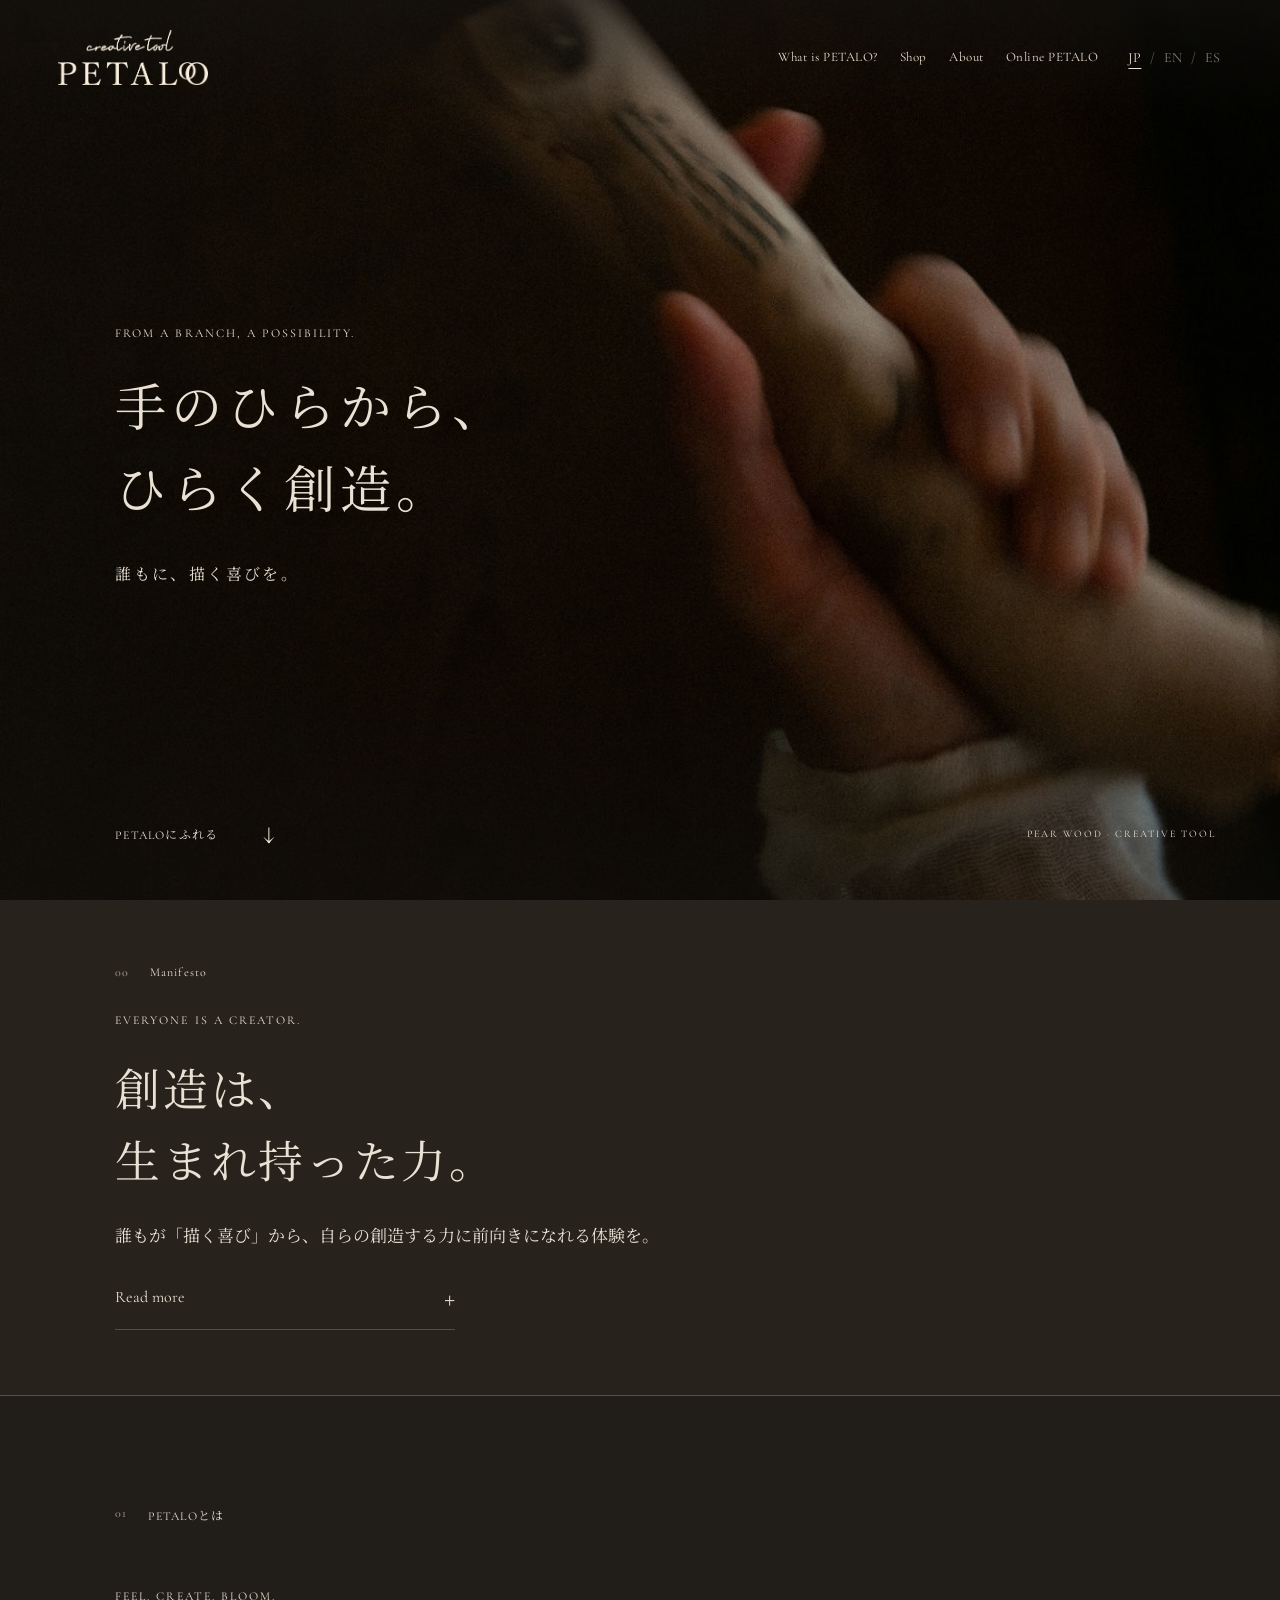
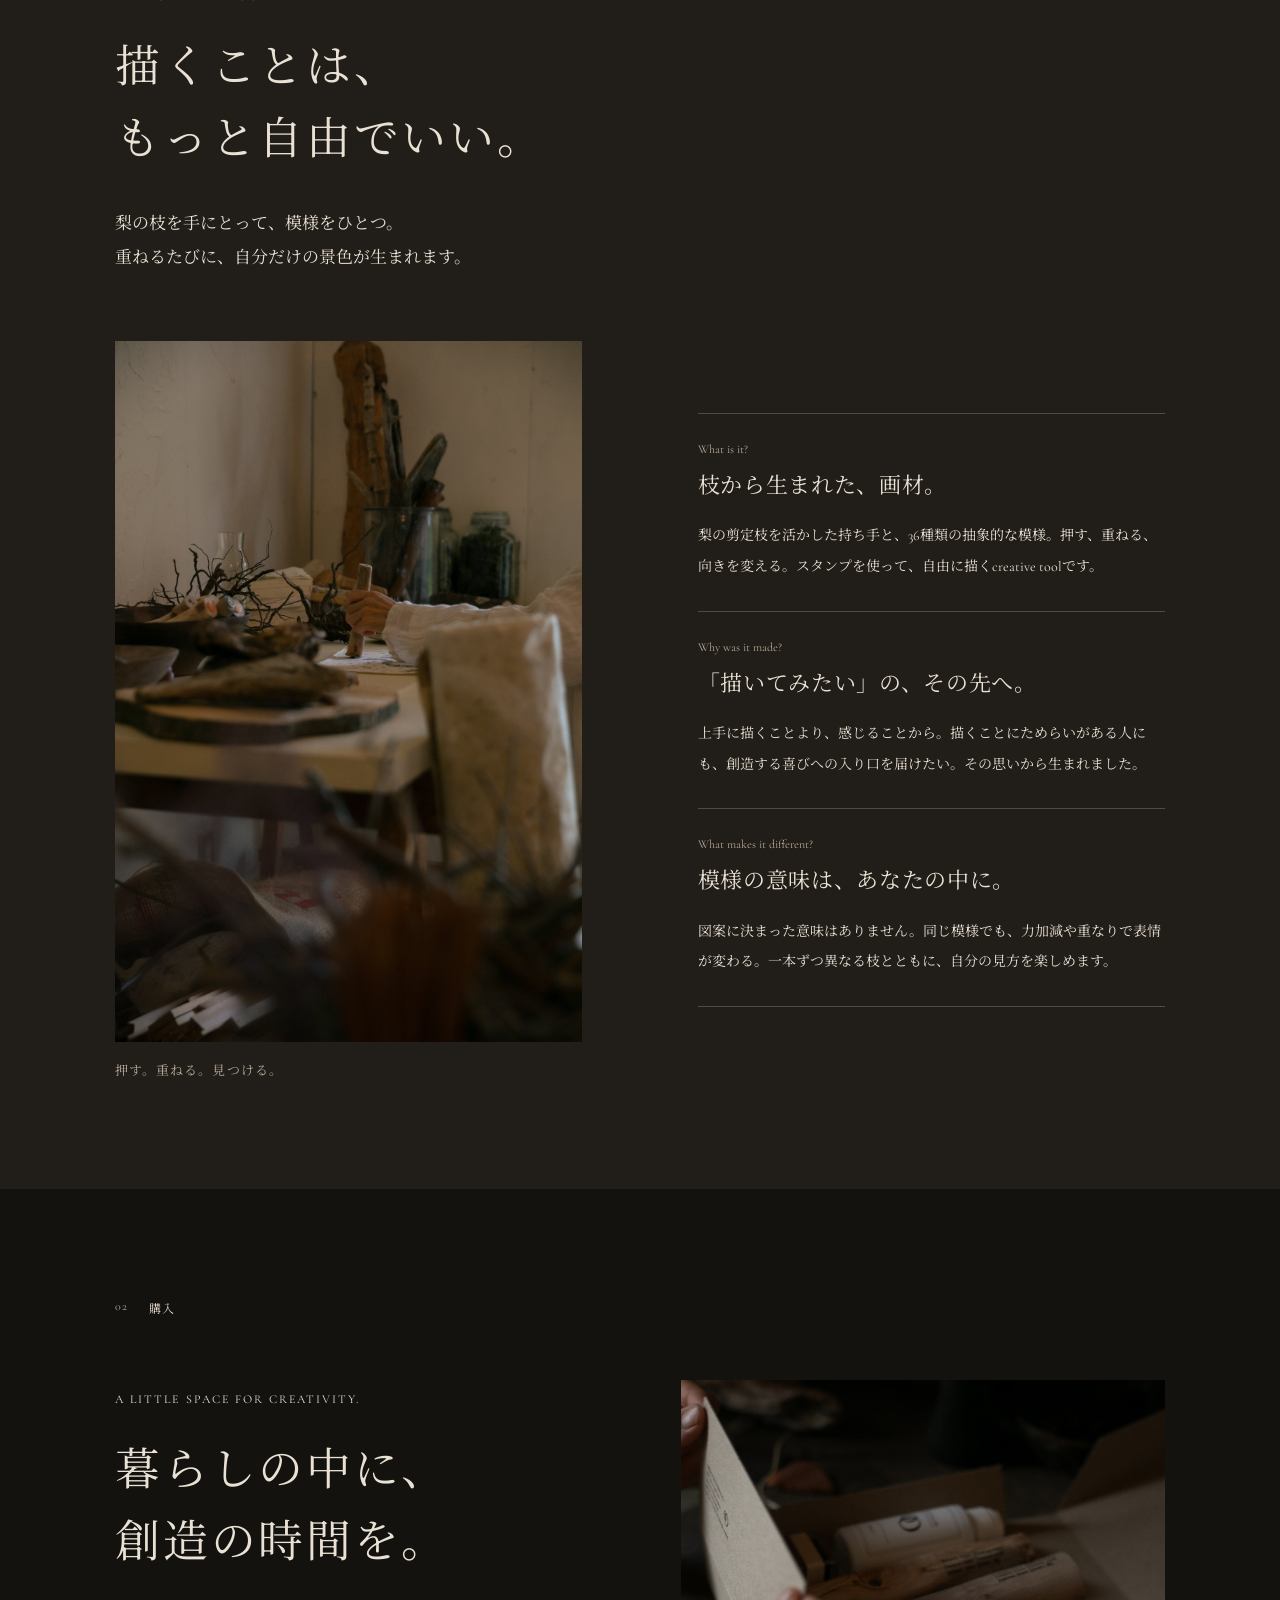
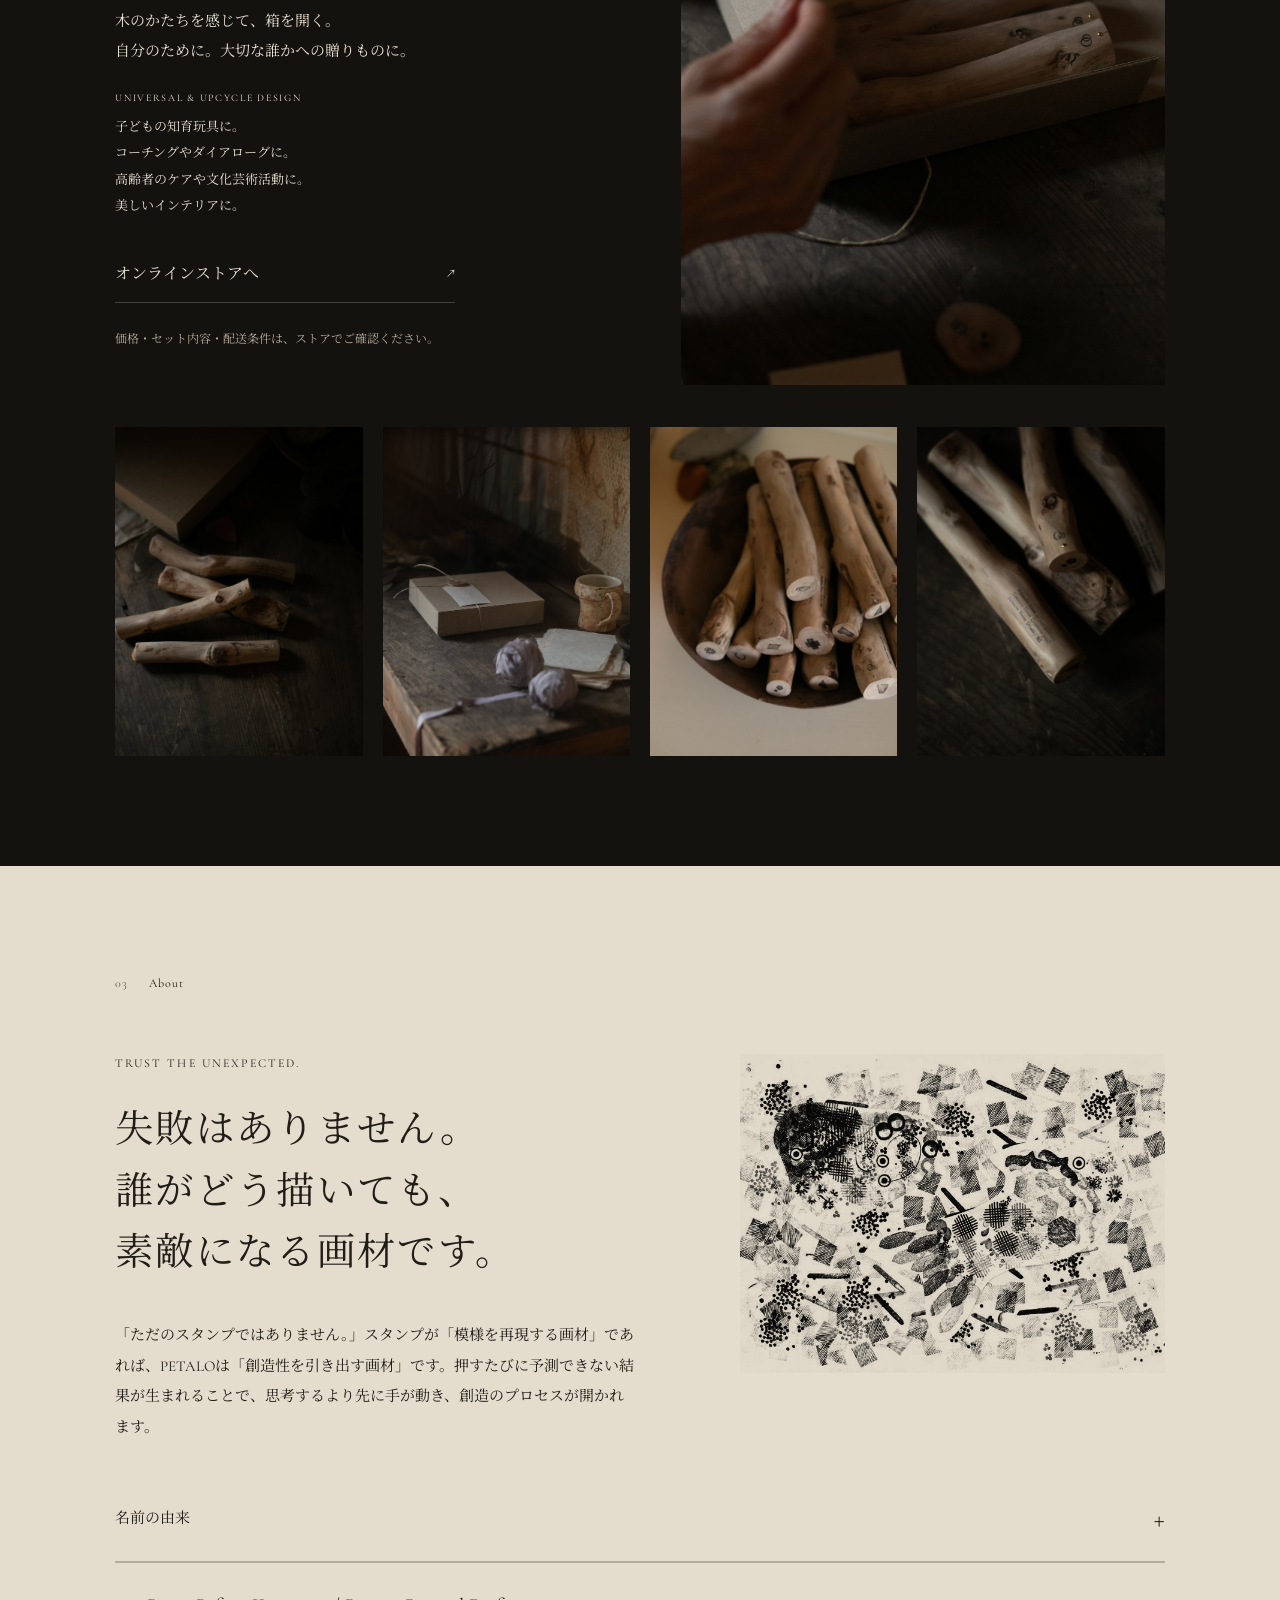
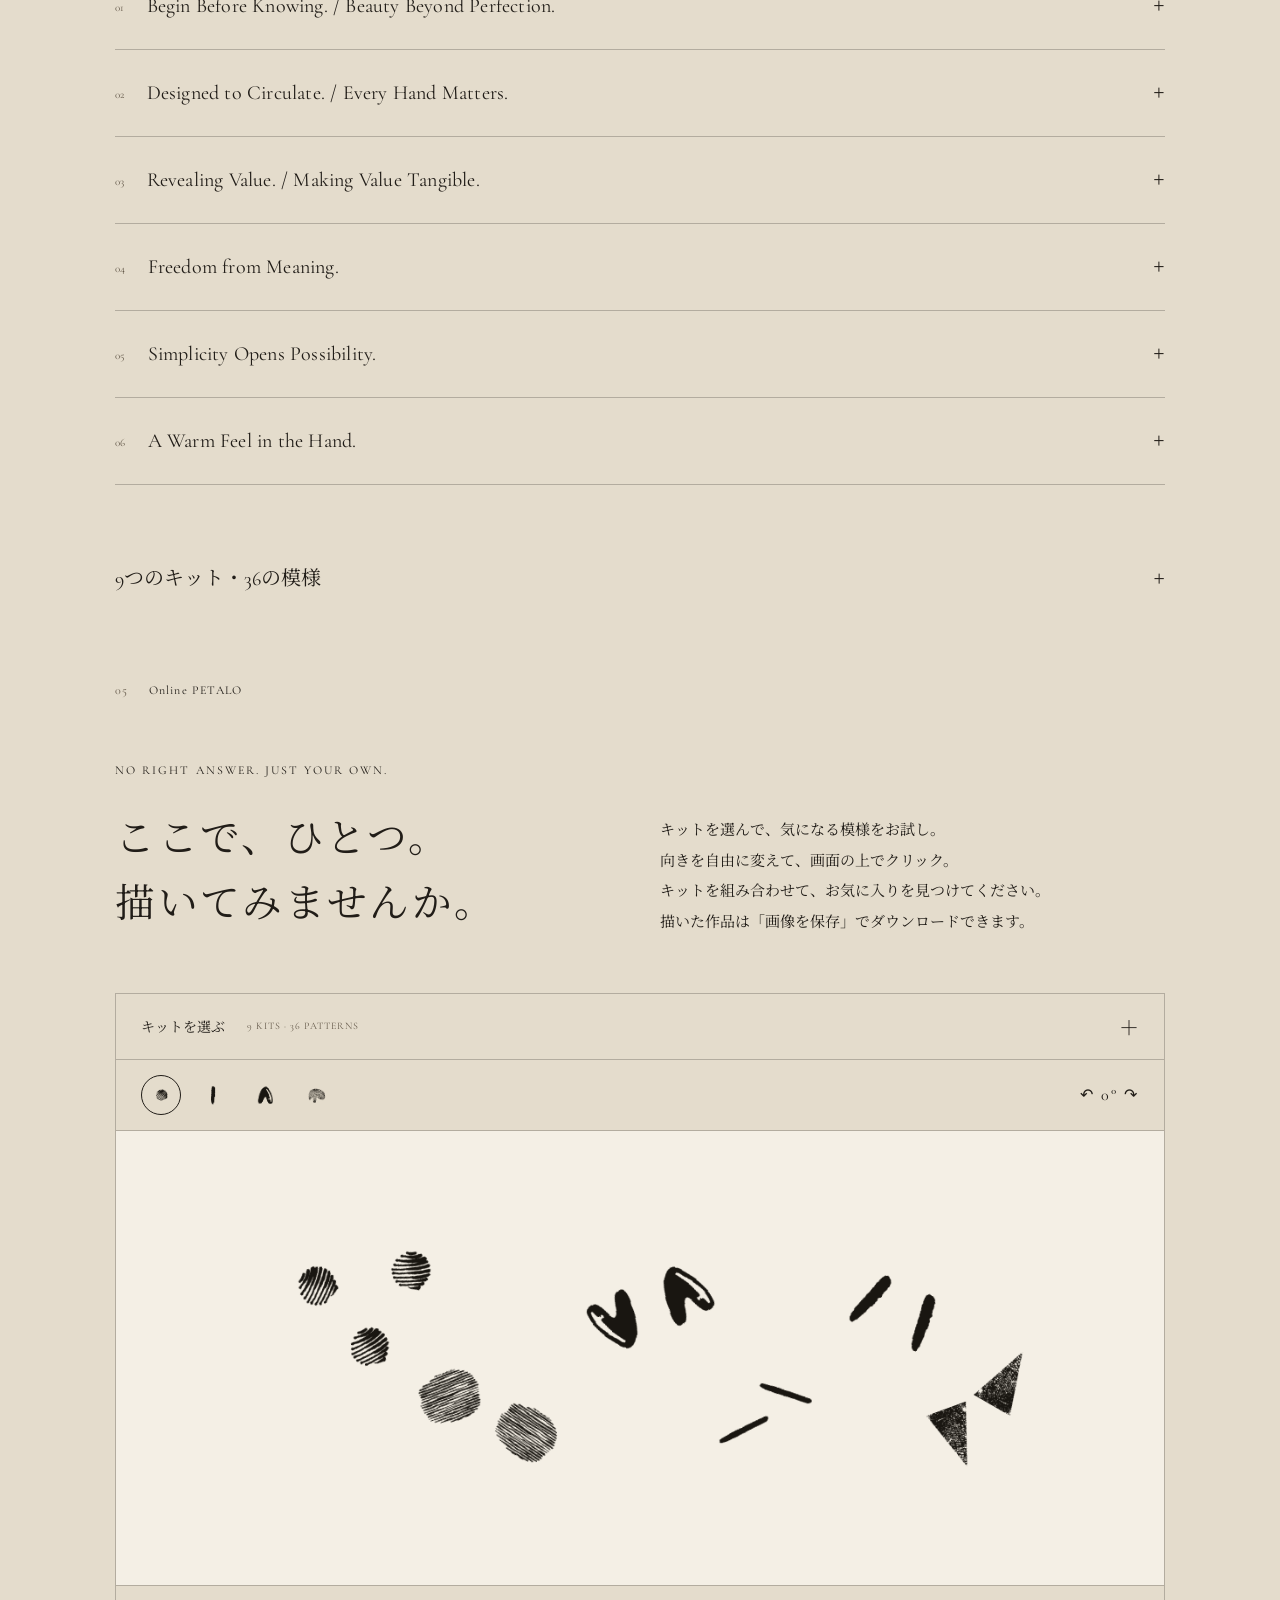
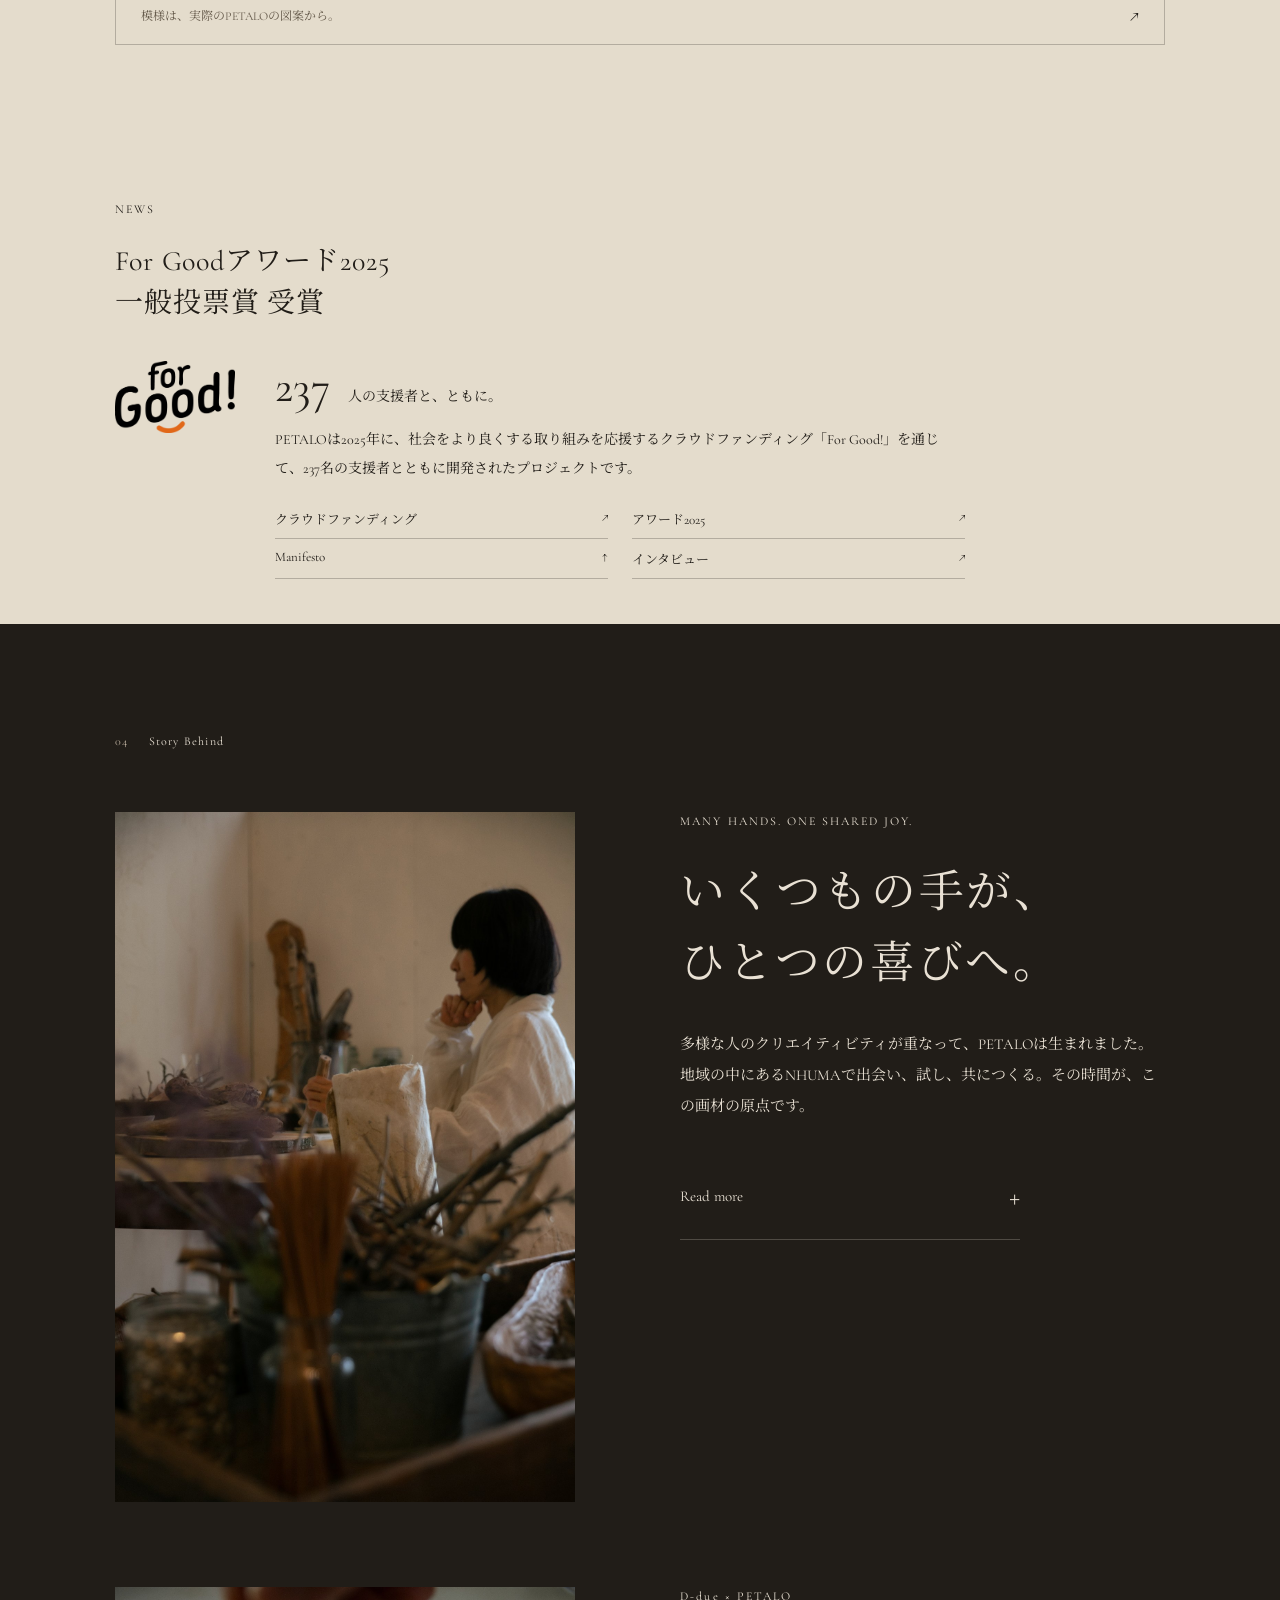
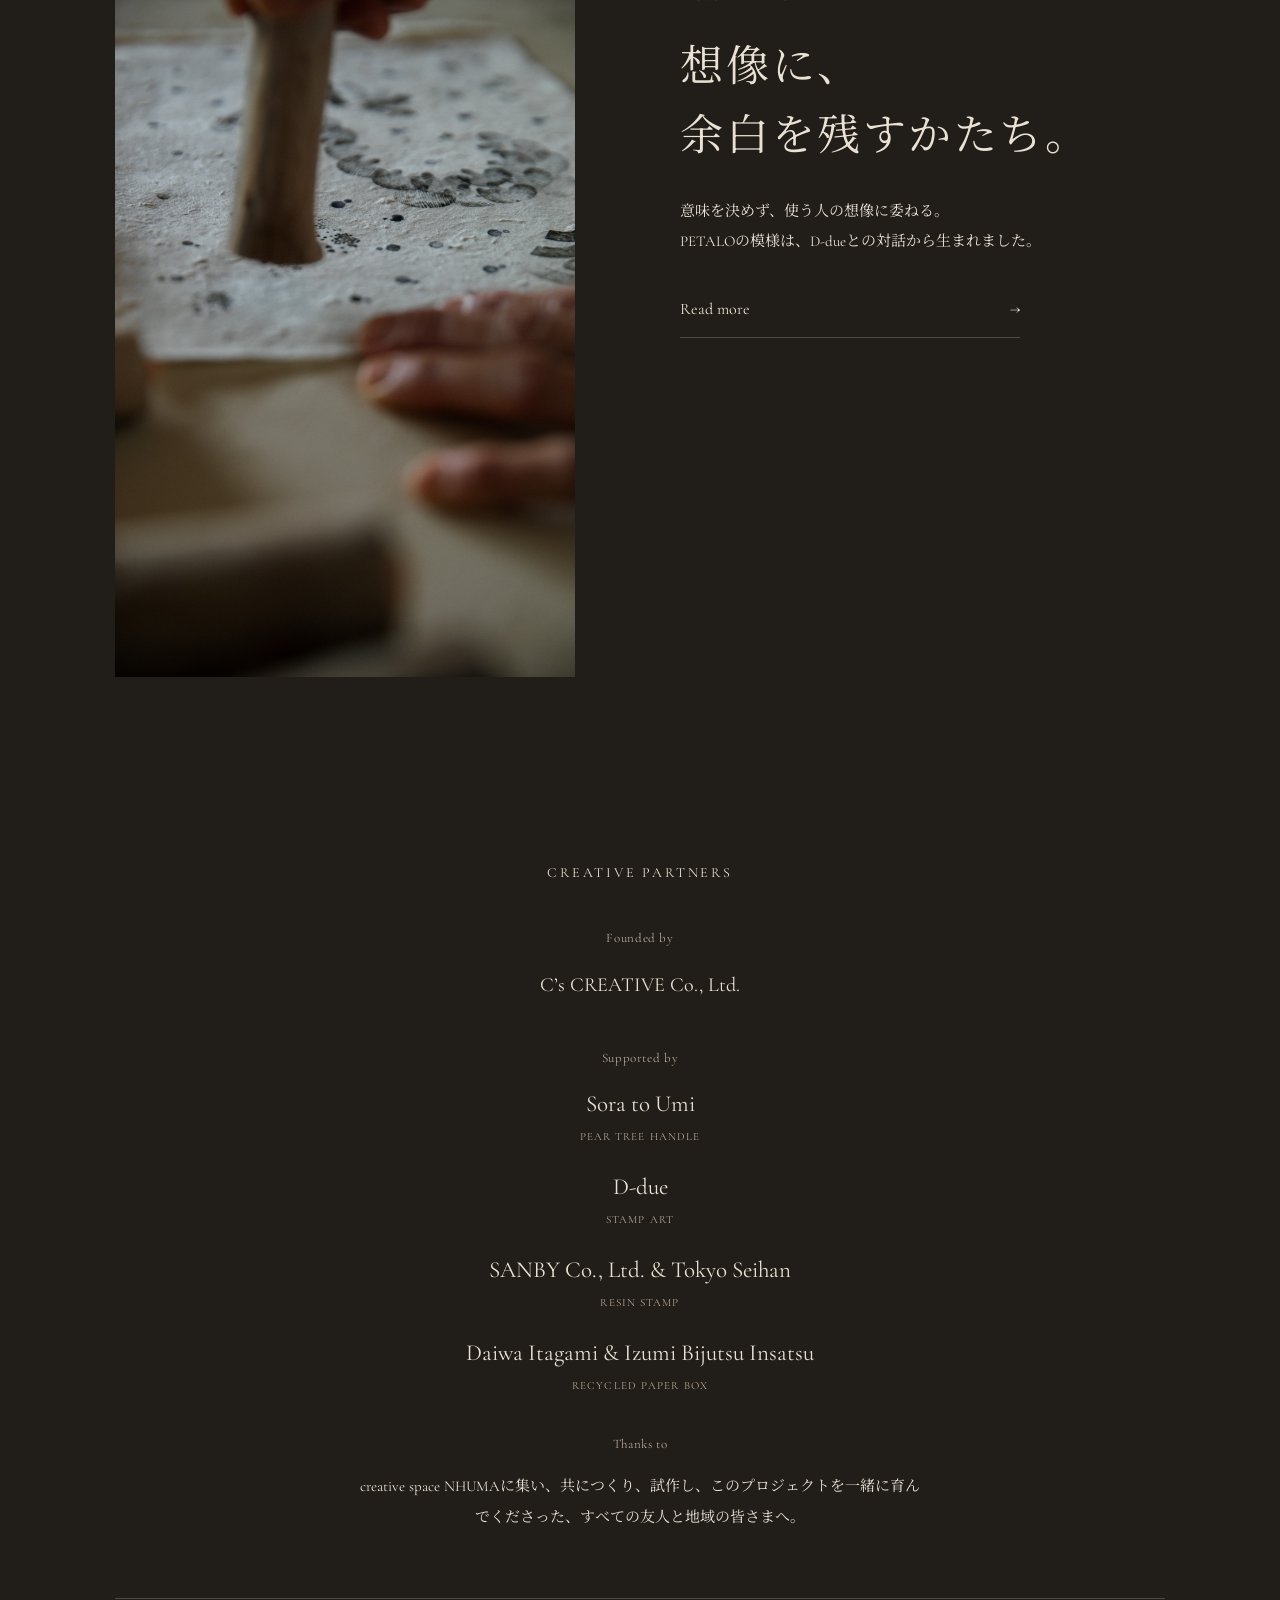
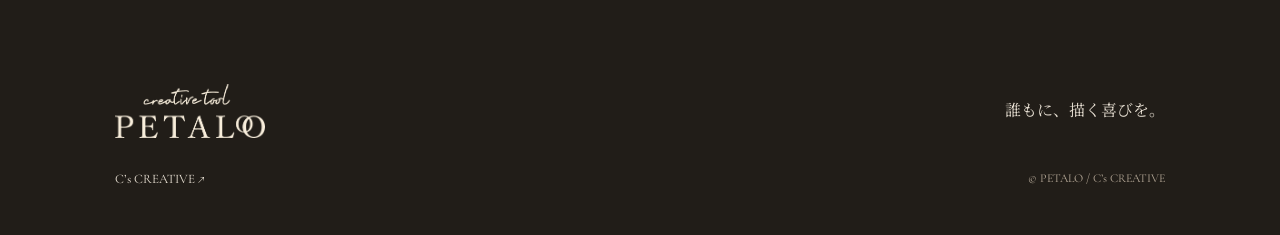
<file: index.html>
<!doctype html>
<html lang="ja">
<head>
  <meta charset="utf-8">
  <meta name="viewport" content="width=device-width, initial-scale=1">
  <link rel="icon" href="favicon.ico?v=20261006-cream" sizes="32x32">
  <link rel="icon" href="assets/icons/petalo.svg?v=20261006-cream" type="image/svg+xml" sizes="any">
  <link rel="apple-touch-icon" href="assets/icons/petalo-180.png?v=20261006-cream" sizes="180x180">
  <link rel="manifest" href="site.webmanifest?v=20261006-cream">
  <meta name="apple-mobile-web-app-title" content="PETALO">
  <meta name="theme-color" content="#211d18">
  <meta name="description" content="PETALO — 梨の枝と自由な模様から生まれた、誰もに描く喜びを届けるcreative tool。">
  <link rel="canonical" href="https://c-is-creative.github.io/petalo/">
  <meta property="og:type" content="website">
  <meta property="og:site_name" content="PETALO">
  <meta property="og:title" content="PETALO — creative tool">
  <meta property="og:description" content="梨の枝と自由な模様から生まれた、誰もに描く喜びを届けるcreative tool。">
  <meta property="og:url" content="https://c-is-creative.github.io/petalo/">
  <meta property="og:image" content="https://c-is-creative.github.io/petalo/assets/photos/hero.jpg">
  <meta property="og:image:type" content="image/jpeg">
  <meta property="og:image:width" content="2000">
  <meta property="og:image:height" content="1333">
  <meta property="og:image:alt" content="梨の枝からつくられたPETALOを手に持つ">
  <meta name="twitter:card" content="summary_large_image">
  <meta name="twitter:title" content="PETALO — creative tool">
  <meta name="twitter:description" content="梨の枝と自由な模様から生まれた、誰もに描く喜びを届けるcreative tool。">
  <meta name="twitter:image" content="https://c-is-creative.github.io/petalo/assets/photos/hero.jpg">
  <title>PETALO — creative tool</title>
  <link rel="stylesheet" href="styles.css?v=20261019-full-paper">
  <script src="editorial.js?v=20261010-story-photos" defer></script>
  <script src="script.js?v=20261019-full-paper" defer></script>
</head>
<body>
  <a class="skip" href="#manifesto" data-t="skip">本文へ</a>
  <header class="header">
    <a href="#home" class="brand" aria-label="PETALO home"><img src="assets/logo.png" alt="creative tool PETALO" width="280" height="104"></a>
    <nav aria-label="Main"><a href="#petalo">What is PETALO?</a><a href="#purchase">Shop</a><a href="#about">About</a><a href="#online">Online PETALO</a></nav>
    <div class="languages" role="group" aria-label="Language"><button data-lang="ja" aria-pressed="true">JP</button><span>/</span><button data-lang="en" aria-pressed="false">EN</button><span>/</span><button data-lang="es" aria-pressed="false">ES</button></div>
  </header>
  <main>
    <section id="home" class="hero" aria-label="PETALO">
      <picture><source media="(max-width: 700px)" srcset="assets/photos/hero-mobile.jpg"><img src="assets/photos/hero.jpg" alt="梨の枝からつくられたPETALOを手に持つ" data-alt="heroAlt" fetchpriority="high" width="2000" height="1333"></picture>
      <div class="hero-copy"><p class="eyebrow">FROM A BRANCH, A POSSIBILITY.</p><h1 data-t="heroTitle">手のひらから、<br>ひらく創造。</h1><p data-t="heroSub">誰もに、描く喜びを。</p></div>
      <a class="scroll" href="#manifesto"><span data-t="scroll">PETALOにふれる</span><span aria-hidden="true">↓</span></a>
      <span class="hero-note">PEAR WOOD · CREATIVE TOOL</span>
    </section>

    <section id="manifesto" class="manifesto section-pad"><div class="section-label"><span>00</span><span>Manifesto</span></div><div class="manifesto-intro"><p class="eyebrow">EVERYONE IS A CREATOR.</p><h2 data-t="manifestoTitle">創造は、<br>生まれ持った力。</h2><p class="manifesto-promise" data-t="manifestoPromise">誰もが「描く喜び」から、自らの創造する力に前向きになれる体験を。</p></div><details class="manifesto-more"><summary><span>Read more</span><span class="plus" aria-hidden="true">+</span></summary><div class="manifesto-text" data-t="manifestoText"><p>創造性は、特別な人だけのものではありません。私たちが生まれながらに持っているものです。私たちは、人との関わりの中で生きています。誰かを思いやり、つながり、ただ誰かを喜ばせたいと願うことから、創造は生まれます。</p><p>けれど日々の暮らしの中で、自分の創造性はもう消えてしまったのか、それとも初めからなかったのかと、ひそかに疑ってしまう時があります。でも、創造性は技術ではありません。獲得したり、失ったりするものではありません。私たちの中に最初から息づいている、人間の本能です。</p><p>PETALOは、この信念から生まれました。廃棄される梨の枝からつくられた、手で感じるスタンプ型の画材。丁寧な人の手仕事によって、果樹の木に眠る美しさを引き出します。抽象的な模様には、決まった意味がありません。ひと押しするたびに、予想も計画もしなかった、静かに美しい何かが生まれます。</p><p>ひと押しが、セレンディピティとの出会いをひらきます。言葉より先に手が動き、心と身体が再びつながる。そして創造性が、静かに日常へ戻ってきます。子どもたちに。年を重ねた人たちに。もう失ってしまったと思っていた人に。誰かに、そして自分にも、喜びを届けたいと願うすべての人に。</p><p>PETALOは、ただの道具ではありません。穏やかな革命です。ひとりの思いやりが、次の人の思いやりに火を灯す、小さなきっかけ。創造性が、やわらかく、絶えずめぐっていきます。</p><p class="manifesto-ending">誰もが、創造する人。<br>どんな年齢でも。どんな始まりでも。いつでも。</p></div><p class="manifesto-signature" data-t="manifestoSignature">— a co-creative, social good community project</p></details></section>

    <section id="petalo" class="intro section-pad">
      <div class="section-label"><span>01</span><span data-t="navWhat">PETALOとは</span></div>
      <div class="intro-heading"><p class="eyebrow">FEEL. CREATE. BLOOM.</p><h2 data-t="introTitle">描くことは、<br>もっと自由でいい。</h2><p class="lead" data-t="introLead">梨の枝を手にとって、模様をひとつ。<br>重ねるたびに、自分だけの景色が生まれます。</p></div>
      <div class="intro-grid"><figure><img src="assets/photos/ritual.jpg" loading="lazy" width="1333" height="2000" data-alt="ritualAlt" alt="PETALOを紙に押す手元"><figcaption data-t="ritualCaption">押す。重ねる。見つける。</figcaption></figure><div class="answers">
        <article><span class="question" data-t="whatLabel">What is it?</span><h3 data-t="whatTitle">枝から生まれた、画材。</h3><p data-t="whatText">梨の剪定枝を活かした持ち手と、36種類の抽象的な模様。押す、重ねる、向きを変える。スタンプを使って、自由に描くcreative toolです。</p></article>
        <article><span class="question" data-t="whyLabel">Why was it made?</span><h3 data-t="whyTitle">「描いてみたい」の、その先へ。</h3><p data-t="whyText">上手に描くことより、感じることから。描くことにためらいがある人にも、創造する喜びへの入り口を届けたい。その思いから生まれました。</p></article>
        <article><span class="question" data-t="differenceLabel">What makes it different?</span><h3 data-t="differenceTitle">模様の意味は、あなたの中に。</h3><p data-t="differenceText">図案に決まった意味はありません。同じ模様でも、力加減や重なりで表情が変わる。一本ずつ異なる枝とともに、自分の見方を楽しめます。</p></article>
      </div></div>
    </section>

    <section id="purchase" class="purchase section-pad">
      <div class="section-label"><span>02</span><span data-t="navShop">購入</span></div>
      <div class="shop-grid"><div class="shop-copy"><p class="eyebrow">A LITTLE SPACE FOR CREATIVITY.</p><h2 data-t="shopTitle">暮らしの中に、<br>創造の時間を。</h2><p data-t="shopText">木のかたちを感じて、箱を開く。<br>自分のために。大切な誰かへの贈りものに。</p><div class="uses purchase-uses"><p class="eyebrow">UNIVERSAL &amp; UPCYCLE DESIGN</p><ul><li data-t="useChildren">子どもの知育玩具に。</li><li data-t="useDialogue">コーチングやダイアローグに。</li><li data-t="useCare">高齢者のケアや文化芸術活動に。</li><li data-t="useInterior">美しいインテリアに。</li></ul></div><a class="text-link" href="https://nhuma.stores.jp/" target="_blank" rel="noopener noreferrer"><span data-t="shopLink">オンラインストアへ</span><span aria-hidden="true">↗</span></a><p class="small" data-t="shopNote">価格・セット内容・配送条件は、ストアでご確認ください。</p></div><figure><img src="assets/photos/kit-open.jpg" loading="lazy" width="1600" height="2400" data-alt="kitAlt" alt="箱を開けてPETALOの道具を手にする"></figure></div>
      <div class="shop-gallery"><figure><img src="assets/photos/objects.jpg" loading="lazy" width="1333" height="2000" data-alt="objectsAlt" alt="木目と形の異なるPETALO"></figure><figure><img src="assets/photos/package.jpg" loading="lazy" width="1333" height="2000" data-alt="packageAlt" alt="紙の箱と自然な素材のある風景"></figure><figure><img src="assets/photos/pattern-ends.jpg" loading="lazy" width="1333" height="2000" data-alt="patternEndsAlt" alt="木の器に並ぶPETALOの模様の断面"></figure><figure><img src="assets/photos/wood-close.jpg" loading="lazy" width="1333" height="2000" data-alt="woodCloseAlt" alt="PETALOの木目と模様のクローズアップ"></figure></div>
    </section>

    <section id="about" class="about-product section-pad">
      <div class="section-label"><span>03</span><span>About</span></div>
      <div class="about-opening"><div><p class="eyebrow">TRUST THE UNEXPECTED.</p><h2 data-t="newAboutTitle">失敗はありません。<br>誰がどう描いても、<br>素敵になる画材です。</h2><div class="about-opening-text" data-t="newAboutIntro"><p>「ただのスタンプではありません。」スタンプが「模様を再現する画材」であれば、PETALOは「創造性を引き出す画材」です。押すたびに予測できない結果が生まれることで、思考するより先に手が動き、創造のプロセスが開かれます。</p></div></div><figure><img src="assets/photos/artwork.jpg" loading="lazy" width="709" height="532" data-alt="artworkAlt" alt="PETALOの模様が重なって生まれた作品"></figure></div>
      <details class="name-disclosure"><summary><span data-t="nameTitle">名前の由来</span><span class="plus" aria-hidden="true">+</span></summary><div class="name-background"><div><p class="eyebrow">LET IT UNFOLD.</p><div data-t="nameText"><p>人の中に眠る小さなできるが花ひらき、らしさが息吹く体験を誘う画材となることを願い、PETALO（ペタロ）としました。</p><p>PETALO（ペタロ）はスペイン語で「花びら」。LOはスペイン語で「それ」を表します。</p><p>今感じている、言葉にならない「それ（LO）」を、直感で「PETA（ぺタっ）」とただただ押して、描いていくだけ。</p><p>好奇心をエンジンに、言葉にならない感覚や感情から生まれる模様を追いかけていくと、隣り合い、連なりながら美しく咲く花のように、いつの間にか、わたしの「らしさ」が花ひらいています。</p></div></div></div></details>
      <div class="about-topics stories">
        <details><summary><span><span class="topic-number">01</span>Begin Before Knowing. / Beauty Beyond Perfection.</span><span class="plus" aria-hidden="true">+</span></summary><div class="topic-body"><div><h3 data-t="experienceTitle">創造力を育む画材</h3><div data-t="experienceText"><p>絵が苦手な人でも「押す」だけで「描ける」、スタンプ型の体験画材。偶然生まれるかすれやにじみ、重なりさえも美しく、失敗を恐れずに手を動かす喜びが生まれます。</p><p>考えるより先に手が動き、心がほぐれることで、気がつけば無心に描いている。PETALOは、誰もが創造性を発揮できる「心地よいアート体験」を届けるクリエイティブツールです。</p><h3>ありのままが善い、偶然が楽しい</h3><p>スタンプの図案は手描きならではの、あたたかな質感の線。１つ１つが単体として美しい模様にひと押しから、ワクワクが始まります。抽象度が高く、意味を持たないモチーフは、描く人を「こうあるべき」から解き放ち、安心感で包みます。</p></div></div><img src="assets/photos/drawing-together.jpg" loading="lazy" width="709" height="494" data-alt="experienceAlt" alt="PETALOを使って紙に模様を描く体験"></div></details>
        <details><summary><span><span class="topic-number">02</span>Designed to Circulate. / Every Hand Matters.</span><span class="plus" aria-hidden="true">+</span></summary><div class="topic-body"><div><h3 data-t="circulateTitle">めぐるものづくり</h3><div data-t="circulateText"><p>既存の経済システムでは力を発揮しづらい方々も、らしさを活かして参画できる。「心地よくめぐる」経済の仕組みを、地域の方々とともにデザインしています。</p><p>PETALOづくりは単なる生産活動ではありません。関わるすべての人が、その人の価値観や生きがいにつながっている「できること」を持ち寄り、自立と共助が循環していく、新しい地域経済モデルを創発しています。</p><h3>関わる全ての人にやさしいデザイン</h3><p>作る人にも、使う人にも、材料を育てる人にも。全ての人に優しい「剪定枝」のハンドル。</p><p>梨の枝を使った細長いハンドルは、スタンプにありそうでなかった形状です。使う人が握力の弱い子どもでも、お年寄りでも、障がいのある方でも握りやすく、ダイナミックにペタペタとリズミカルに押せるように。また、ハンドルを一緒に制作する障がい者福祉施設のご利用者さんが、スタッフの補助がなくとも自由に磨く作業が進められる、握りやすいカタチであるように。</p><p>地域の農家さんが廃棄に困る梨の剪定枝を、ありのままの自然なフォルムで生かしながら試作を繰り返し、たどり着いたデザインです。</p></div></div><div class="topic-photo-pair"><img src="assets/photos/handwork.jpg" loading="lazy" width="608" height="1080" data-alt="handworkAlt" alt="手で梨の枝を磨く作業"><img src="assets/photos/maker.jpg" loading="lazy" width="304" height="538" data-alt="makerAlt" alt="作業場で木の持ち手を仕上げる"></div></div></details>
        <details><summary><span><span class="topic-number">03</span>Revealing Value. / Making Value Tangible.</span><span class="plus" aria-hidden="true">+</span></summary><div class="topic-body"><div><h3 data-t="valueTitle">廃棄資材に眠る真の価値</h3><div data-t="valueText"><p>梨の木は「フルーツウッド」と呼ばれ、緻密で美しい木目と淡黄色の木肌を持つ高品質木材です。硬く加工が難しい一方で、耐久性と仕上がりの美しさに優れ、磨くほどに艶を増します。</p><p>家具や彫刻、精密部品などに使われるこの素材の潜在価値が、見た目や触り心地を通じて、感覚的に伝わることで、資源の再評価や新たなビジネスの可能性へとつないでいきます。</p><h3>可能性を伝える</h3><p>千葉県は、江戸時代から続く梨の産地。日本国内で和梨の栽培面積・収穫量・生産額すべてにおいて全国一位を誇ります。2021年時点の統計では、収穫量は20,500トン、栽培面積は1,340ヘクタール、生産額は74億円に。土づくりや剪定作業は、おいしい梨を作るための大切な作業です。</p><p>PETALOの木製ハンドルは、冬に大量に出る剪定した枝木を使っています。剪定枝は廃棄の費用や労力が嵩む、農家さんの悩みの１つです。その枝木を使い、障がい者福祉サービスを展開する「空と海」さんと一緒にハンドルを制作しています。</p><p>果樹農家のみならず、剪定枝の廃棄処理は全国で課題の１つとなっており、その活用のアイデアを拡げていく、価値創造の経済創発モデルとして取り組んでいます。</p></div></div><div class="topic-photo-stack"><img src="assets/photos/pear-farmer.jpg" loading="lazy" width="727" height="565" data-alt="farmerAlt" alt="梨畑で枝の手入れをする農家"><img src="assets/photos/pruned-branches.jpg" loading="lazy" width="727" height="574" data-alt="branchesAlt" alt="積み重ねられた剪定枝"></div></div></details>
        <details><summary><span><span class="topic-number">04</span>Freedom from Meaning.</span><span class="plus" aria-hidden="true">+</span></summary><div class="topic-body"><div><h3 data-t="freedomTitle">意味を持たない模様のやさしさ</h3><div data-t="freedomText"><p>スタンプのグラフィックは、スペインはガリシアを拠点とするデザインチーム、D-dueのアルフレッド・オルメド氏が手掛けました。海の向こうから響く感性が、国境を越えて、PETALOに宿りました。</p><p>手描きならではの、あたたかな質感の線。抽象度が高く、意味を持たないモチーフは「こうあるべき」から解き放ち、安心感で包んでくれます。</p><p>１つ１つが不思議で美しい模様。ひと押しでワクワクがはじまります。</p><p>かけても、かすれても、にじんでも。どう描いても素敵だから、気がつけば無心に。誰もが、描くことに没頭してしまいます。</p></div></div><figure><img src="assets/photos/alfredo.jpg" loading="lazy" width="852" height="1179" data-alt="alfredoAlt" alt="D-dueのアルフレッド・オルメド氏"><figcaption data-t="breathing">息をするように、創造しよう。</figcaption></figure></div></details>
        <details><summary><span><span class="topic-number">05</span>Simplicity Opens Possibility.</span><span class="plus" aria-hidden="true">+</span></summary><div class="topic-body text-topic"><h3 data-t="possibilityTitle">保身から、挑戦のめぐりへ</h3><div data-t="possibilityText"><p>PETALOは保身を「安心」に変換します。安心は、体験を促し、感性に働きかけて、好奇心の花を育み、挑戦したい前向きな気持ちを誘います。</p><p>「感じない → 体験しない → 挑戦しない」という保身のループから、「安心 → 感じる → 体験する → 挑戦したい」という挑戦のめぐりへ。</p><h3>心地よさと安心感</h3><p>心の奥から湧き上がるもので描いた絵は、あなた自身の「分身」のようなもの。だからこそ、何かと比べて、なんだか劣っているように感じてしまったとき、それはまるで自分自身が否定されてしまったような切なさを感じてしまうのかもしれません。</p><p>PETALOは、あなたを表現することの間に、そっと「心地よさ」と「安心」を設計しました。</p><p>PETALOはとてもシンプル。まずは好奇心で選んでみて、あとは手の赴くままに。</p></div><ol class="enjoy-steps"><li><span data-t="choose">選ぶ</span><small data-t="chooseText">これ、気になる。</small></li><li><span data-t="press">押す</span><small data-t="pressText">ひと押し。連打。トントン、カタカタ。</small></li><li><span data-t="observe">観察する</span><small data-t="observeText">へぇぇ。おぉぉ！</small></li><li><span data-t="play">遊ぶ</span><small data-t="playText">偶然のかすれ、ズレ、欠け。セレンディピティのお祭り。</small></li></ol><p class="quiet-quote" data-t="absorbed">「描けなかった人ほど、夢中になる。」</p></div></details>
        <details><summary><span><span class="topic-number">06</span>A Warm Feel in the Hand.</span><span class="plus" aria-hidden="true">+</span></summary><div class="topic-body"><div><h3 data-t="warmTitle">手から伝わる心地よさ</h3><div data-t="warmText"><p>どれから使おう？！その気持ちを後押しするのが、木の温もりとあたたかな手仕事を感じるハンドルの握り心地。丁寧に磨き上げたハンドルはすべすべで柔らかく、ずっと握っていたくなります。また、握りやすい細長いスティックはダイナミックさを引き出します。手のひらにしっくりとフィットする優しい触り心地が、「使ってみたい」を支えてくれます。</p><p>五感を研ぎ澄ませて「創造する力」と心地よく向き合う時間は、自分自身の内面を整え、人・素材・道具への敬意を育みます。PETALOという素朴な画材が、その美しい循環の一助となりますように。</p></div><h3 data-t="ritualTitle">創造性を忘れないための、日用品。</h3><div data-t="ritualText"><p>人が、自分の創造力はもう消えてしまった、あるいは最初からなかった——そう思い込んでしまう時があります。</p><p>創造する力は本来、手に入れるものでも、失うものでもありません。誰かを想い、つながり、よろこびを生み出そうとする、その力は、もともと私たちの中にあります。創造とは、すべての人にごく自然に備わっている「思いやり」のカタチです。</p><p>PETALOは、梨農家さんが廃棄に困る剪定枝を丁寧な手仕事で再生して誕生したスタンプ型の体験画材です。</p><p>押すたびに現れる、思いがけないカタチや表情。その小さな「セレンディピティ（偶発）」を楽しむうちに、あなたの中に眠る創造の芽は、静かに息を吹き返していきます。</p><p>幾つでも、幾つになっても。創造性はあなたの中に在ることを、日常の中で思い出す小さなきっかけとなりますように。</p></div></div><figure><img src="assets/photos/wood-close.jpg" loading="lazy" width="1200" height="1800" data-alt="woodDetailAlt" alt="自然な木目と節を残したPETALOの持ち手"></figure></div><div class="everyday-ideas" data-t="everydayIdeas"><p>新聞紙や古紙にペタペタ。お散歩で集めた草花を包んで花束を贈る。</p><p>絵ハガキを送る。オリジナルの包装紙を作る。みんなで１枚の大きな絵を描く。</p><p>木の板に、壁紙やドアに、テーブルに。ご飯を待ってる間に紙を敷いて、世界に１つのランチョンマットでいただきます。</p><p>着古した白いTシャツや作業着、エプロンに。芸術家オーラ満載の１点もののワードローブのでき上がり。</p></div></details>
      </div>
      <details class="kit-disclosure"><summary><span data-t="kitsLabel">9つのキット・36の模様</span><span class="plus" aria-hidden="true">+</span></summary><div class="kit-collection" id="pattern-gallery"><div class="kit-collection-heading"><p class="eyebrow">NINE KITS. THIRTY-SIX POSSIBILITIES.</p><h3 data-t="kitsTitle">模様から。言葉から。</h3><p data-t="kitsIntro">気になる模様や、心にふれた言葉から。<br>9つのキットから、あなたのひとつを。</p></div><div class="kit-grid"><article class="kit-card"><p class="kit-number">KIT 01</p><h4>Curiosity</h4><p class="kit-phrase" data-t="kit1Phrase">はじまりは好奇心から</p><div class="kit-patterns"><img src="assets/patterns/01.png" alt="" loading="lazy" width="130" height="120"><img src="assets/patterns/02.png" alt="" loading="lazy" width="130" height="120"><img src="assets/patterns/03.png" alt="" loading="lazy" width="130" height="120"><img src="assets/patterns/04.png" alt="" loading="lazy" width="130" height="120"></div></article><article class="kit-card"><p class="kit-number">KIT 02</p><h4>Creativity</h4><p class="kit-phrase" data-t="kit2Phrase">目を覚まし、息吹く創造性</p><div class="kit-patterns"><img src="assets/patterns/05.png" alt="" loading="lazy" width="130" height="120"><img src="assets/patterns/06.png" alt="" loading="lazy" width="130" height="120"><img src="assets/patterns/07.png" alt="" loading="lazy" width="130" height="120"><img src="assets/patterns/08.png" alt="" loading="lazy" width="130" height="120"></div></article><article class="kit-card"><p class="kit-number">KIT 03</p><h4>Calm</h4><p class="kit-phrase" data-t="kit3Phrase">心ほどける時間</p><div class="kit-patterns"><img src="assets/patterns/09.png" alt="" loading="lazy" width="130" height="120"><img src="assets/patterns/10.png" alt="" loading="lazy" width="130" height="120"><img src="assets/patterns/11.png" alt="" loading="lazy" width="130" height="120"><img src="assets/patterns/12.png" alt="" loading="lazy" width="130" height="120"></div></article><article class="kit-card"><p class="kit-number">KIT 04</p><h4>Compassion</h4><p class="kit-phrase" data-t="kit4Phrase">違いを、ありのままに迎える</p><div class="kit-patterns"><img src="assets/patterns/13.png" alt="" loading="lazy" width="130" height="120"><img src="assets/patterns/14.png" alt="" loading="lazy" width="130" height="120"><img src="assets/patterns/15.png" alt="" loading="lazy" width="130" height="120"><img src="assets/patterns/16.png" alt="" loading="lazy" width="130" height="120"></div></article><article class="kit-card"><p class="kit-number">KIT 05</p><h4>Courage</h4><p class="kit-phrase" data-t="kit5Phrase">最初の一歩を信じる</p><div class="kit-patterns"><img src="assets/patterns/17.png" alt="" loading="lazy" width="130" height="120"><img src="assets/patterns/18.png" alt="" loading="lazy" width="130" height="120"><img src="assets/patterns/19.png" alt="" loading="lazy" width="130" height="120"><img src="assets/patterns/20.png" alt="" loading="lazy" width="130" height="120"></div></article><article class="kit-card"><p class="kit-number">KIT 06</p><h4>Care</h4><p class="kit-phrase" data-t="kit6Phrase">自分に、人に、地球にやさしく</p><div class="kit-patterns"><img src="assets/patterns/21.png" alt="" loading="lazy" width="130" height="120"><img src="assets/patterns/22.png" alt="" loading="lazy" width="130" height="120"><img src="assets/patterns/23.png" alt="" loading="lazy" width="130" height="120"><img src="assets/patterns/24.png" alt="" loading="lazy" width="130" height="120"></div></article><article class="kit-card"><p class="kit-number">KIT 07</p><h4>Celebration</h4><p class="kit-phrase" data-t="kit7Phrase">全ての表現に拍手を</p><div class="kit-patterns"><img src="assets/patterns/25.png" alt="" loading="lazy" width="130" height="120"><img src="assets/patterns/26.png" alt="" loading="lazy" width="130" height="120"><img src="assets/patterns/27.png" alt="" loading="lazy" width="130" height="120"><img src="assets/patterns/28.png" alt="" loading="lazy" width="130" height="120"></div></article><article class="kit-card"><p class="kit-number">KIT 08</p><h4>Continuity</h4><p class="kit-phrase" data-t="kit8Phrase">ささやかな創造を重ねていく</p><div class="kit-patterns"><img src="assets/patterns/29.png" alt="" loading="lazy" width="130" height="120"><img src="assets/patterns/30.png" alt="" loading="lazy" width="130" height="120"><img src="assets/patterns/31.png" alt="" loading="lazy" width="130" height="120"><img src="assets/patterns/32.png" alt="" loading="lazy" width="130" height="120"></div></article><article class="kit-card"><p class="kit-number">KIT 09</p><h4>Connection</h4><p class="kit-phrase" data-t="kit9Phrase">分かち合うほどにめぐる喜び</p><div class="kit-patterns"><img src="assets/patterns/33.png" alt="" loading="lazy" width="130" height="120"><img src="assets/patterns/34.png" alt="" loading="lazy" width="130" height="120"><img src="assets/patterns/35.png" alt="" loading="lazy" width="130" height="120"><img src="assets/patterns/36.png" alt="" loading="lazy" width="130" height="120"></div></article></div><p class="pattern-description" data-t="patternDescription">36種類の「意味を持たない模様」。一人ひとりが、自分のかたちや物語、解釈を見つけるために。</p><a class="text-link" href="https://nhuma.stores.jp/" target="_blank" rel="noopener noreferrer"><span data-t="kitsShop">ストアでキットを見る</span><span aria-hidden="true">↗</span></a></div></details>
    </section>
<section id="online" class="online section-pad">
      <div class="section-label"><span>05</span><span>Online PETALO</span></div><div class="online-heading"><div><p class="eyebrow">NO RIGHT ANSWER. JUST YOUR OWN.</p><h2 data-t="onlineTitle">ここで、ひとつ。<br>描いてみませんか。</h2></div><p data-t="onlineText">キットを選んで、気になる模様をお試し。<br class="online-ja-desktop-break">向きを自由に変えて、画面の上でクリック。<br class="online-ja-desktop-break">キットを組み合わせて、お気に入りを見つけてください。<br class="online-ja-desktop-break">描いた作品は「画像を保存」でダウンロードできます。</p></div>
      <button type="button" id="open-drawing" class="drawing-preview" aria-haspopup="dialog" data-aria="openDrawing" aria-label="描いてみる"><span class="drawing-preview-top" aria-hidden="true"><span data-t="chooseKits">キットを選ぶ</span><span>9 KITS · 36 PATTERNS</span><span>＋</span></span><span class="drawing-preview-tools" aria-hidden="true"><span id="preview-patterns" class="preview-patterns"></span><span class="preview-turn">↶ <span id="preview-angle">0°</span> ↷</span></span><canvas id="drawing-preview-canvas" width="1200" height="680" aria-hidden="true"></canvas><span class="drawing-preview-bottom"><span class="preview-note" data-t="canvasNote">模様は、実際のPETALOの図案から。</span><span class="preview-invitation" aria-hidden="true">↗</span></span></button>
      <dialog id="drawing-dialog" aria-labelledby="drawing-dialog-title"><div class="drawing-dialog-header"><h2 id="drawing-dialog-title">Online PETALO</h2><button type="button" id="close-drawing" data-aria="closeDrawing" aria-label="描画画面を閉じる">×</button></div><div class="drawing"><details class="kit-picker"><summary><span data-t="chooseKits">キットを選ぶ</span><span id="kit-selection"></span><span class="plus" aria-hidden="true">+</span></summary><div class="kit-browser"><p class="kit-picker-note" data-t="kitHint">気になるキットを選んで、お試し。複数のキットを組み合わせられます。</p><div id="drawing-kits" class="drawing-kits"></div></div></details><div class="drawing-tools"><div id="patterns" class="patterns" role="group" aria-label="Patterns"></div><div class="rotate"><div class="rotation-preview" aria-hidden="true"><img id="rotation-preview" src="assets/patterns/01.png" alt=""></div><div class="rotation-controls"><label for="rotation" data-t="rotate">向き</label><div class="rotation-inputs"><button type="button" id="rotate-left" aria-label="左に回転">↶</button><input id="rotation" type="range" min="0" max="359" step="1" value="0"><button type="button" id="rotate-right" aria-label="右に回転">↷</button><label class="angle-value"><input id="rotation-value" type="number" min="0" max="359" step="1" value="0" aria-label="角度">°</label></div></div></div></div><div class="canvas-area"><div class="canvas-stage"><canvas id="canvas" width="1200" height="680" tabindex="0" aria-label="Drawing canvas. Click or use arrow keys and Enter to stamp." data-aria="canvasLabel"></canvas><img id="stamp-cursor" class="stamp-cursor" src="assets/patterns/01.png" alt="" aria-hidden="true" hidden></div></div><div class="drawing-bottom"><span class="small" data-t="canvasNote">模様は、実際のPETALOの図案から。</span><div><button id="undo" data-t="undo">ひとつ戻す</button><button id="clear" data-t="clear">クリア</button><button id="save" data-t="save">画像を保存 ↓</button></div></div><p id="drawing-status" class="sr-only" role="status"></p></div></dialog>
    </section>
<aside class="news section-pad"><p class="eyebrow">NEWS</p><h3 data-t="awardTitle">For Goodアワード2025<br>一般投票賞 受賞</h3><div class="news-row"><img src="assets/for-good.png" loading="lazy" width="600" height="386" alt="For Good!"><div><p class="news-support"><span>237</span> <span data-t="supporters">人の支援者と、ともに。</span></p><p data-t="fundingText">PETALOは2025年に、社会をより良くする取り組みを応援するクラウドファンディング「For Good!」を通じて、237名の支援者とともに開発されたプロジェクトです。</p><div class="journey-links"><a href="https://for-good.net/project/1002683" target="_blank" rel="noopener noreferrer"><span data-t="fundingLink">クラウドファンディング</span><span aria-hidden="true">↗</span></a><a href="https://magazine.for-good.net/award/award2025/popular-category01/" target="_blank" rel="noopener noreferrer"><span data-t="awardLink">アワード2025</span><span aria-hidden="true">↗</span></a><a href="#manifesto"><span>Manifesto</span><span aria-hidden="true">↑</span></a><a href="https://for-good.net/blog/news-and-blog/interview/127725" target="_blank" rel="noopener noreferrer"><span data-t="interviewLink">インタビュー</span><span aria-hidden="true">↗</span></a></div></div></div></aside>
<section id="story-behind" class="about section-pad">
<div class="section-label"><span>04</span><span>Story Behind</span></div>
<div class="about-grid"><figure><img src="assets/photos/studio.jpg" loading="lazy" width="1333" height="2000" data-alt="studioAlt" alt="自然の素材に囲まれてPETALOを使う人"></figure><div><p class="eyebrow">MANY HANDS. ONE SHARED JOY.</p><h2 data-t="aboutTitle">いくつもの手が、<br>ひとつの喜びへ。</h2><p class="about-lead" data-t="aboutLead">多様な人のクリエイティビティが重なって、PETALOは生まれました。地域の中にあるNHUMAで出会い、試し、共につくる。その時間が、この画材の原点です。</p><details class="story-disclosure"><summary><span>Read more</span><span class="plus" aria-hidden="true">+</span></summary><div class="stories">
      <article><h3 data-t="story1Title">コンセプト — 誰もに描く喜びを</h3><p data-t="story1Text">何に見えるか、どう重ねるか。決まった答えのない模様が、一人ひとりの想像をひらきます。PETALOは、完成した絵だけでなく、感じ、試し、発見する時間を大切にする画材です。</p></article>
      <article><h3 data-t="story2Title">共につくる — 空と海・サンビー・D-due</h3><p data-t="story2Text">空と海の手仕事、サンビーの技術、D-dueの感性。それぞれの得意なことが出会い、木の持ち手と自由な模様を持つcreative toolへと育ちました。</p></article>
      <article><h3 data-t="story3Title">NHUMA — コミュニティから生まれる</h3><p data-t="story3Text">地域のさまざまな世代がプロトタイピングに参加しました。手に取り、押してみて、感想を交わす。コミュニティの中にあるNHUMAだからこその開発環境が、「誰もに描く喜び」を目指すものづくりを支えています。</p></article>
      <article><h3 data-t="story4Title">素材と循環 — 梨の枝の、その先</h3><p data-t="story4Text">梨の剪定枝を持ち手に活かし、一つずつ磨いて仕上げます。枝の曲がりや節、木目はそれぞれの個性。スタンプ部分には光硬化樹脂を用い、手にふれる素材と描くための技術をつないでいます。</p></article>
      <article><h3 data-t="story5Title">活動 — 地域から、世界へ</h3><p data-t="story5Text">For Goodでのクラウドファンディングを経て、For Goodアワード2025の一般投票賞を受賞。D-dueとの共創を含め、地域から海外へ、描く喜びを分かち合う活動を広げています。</p><a class="text-link" href="https://for-good.net/project/1002683" target="_blank" rel="noopener noreferrer"><span data-t="projectLink">プロジェクトの歩みを読む</span><span aria-hidden="true">↗</span></a></article>
      </div></details></div></div>
<div class="ddue-entry"><img src="assets/photos/ddue-pattern-making.jpg" loading="lazy" width="1600" height="2400" alt="PETALOの模様を紙に重ねる手元" data-alt="dduePhotoAlt"><div><p class="eyebrow">D-due × PETALO</p><h2 data-t="ddueTitle">想像に、<br>余白を残すかたち。</h2><p data-t="ddueLead">意味を決めず、使う人の想像に委ねる。<br>PETALOの模様は、D-dueとの対話から生まれました。</p><a class="text-link" data-story-link href="story-ddue.html?lang=ja"><span>Read more</span><span aria-hidden="true">→</span></a></div></div></section>
  </main>
  <footer>
<section class="partners footer-credits" aria-label="Creative Partners"><p class="eyebrow">CREATIVE PARTNERS</p><div class="credits"><div><h3 data-t="founded">Founded by</h3><p><a href="https://c-is-creative.com/" target="_blank" rel="noopener noreferrer">C’s CREATIVE Co., Ltd.</a></p></div><div><h3 data-t="supported">Supported by</h3><dl><div><dt><a href="https://www.instagram.com/sora_to_umi_official/" target="_blank" rel="noopener noreferrer">Sora to Umi</a></dt><dd data-t="partnerWood">PEAR TREE HANDLE</dd></div><div><dt><a href="https://d-due.com/" target="_blank" rel="noopener noreferrer">D-due</a></dt><dd data-t="partnerArt">STAMP ART</dd></div><div><dt><a href="https://www.sanby.co.jp/com01.html" target="_blank" rel="noopener noreferrer">SANBY Co., Ltd.</a> &amp; <a href="https://www.tokyo-seihan.co.jp/" target="_blank" rel="noopener noreferrer">Tokyo Seihan</a></dt><dd data-t="partnerResin">RESIN STAMP</dd></div><div><dt><a href="https://daiwaitagami.com/" target="_blank" rel="noopener noreferrer">Daiwa Itagami</a> &amp; <a href="https://www.izumiap.co.jp/" target="_blank" rel="noopener noreferrer">Izumi Bijutsu Insatsu</a></dt><dd data-t="partnerPaper">RECYCLED PAPER BOX</dd></div></dl></div><div class="thanks"><h3 data-t="thanksTitle">Thanks to</h3><p data-t="thanksText">creative space NHUMAに集い、共につくり、試作し、このプロジェクトを一緒に育んでくださった、すべての友人と地域の皆さまへ。</p></div></div></section>
<a class="brand" href="#home"><img src="assets/logo.png" alt="creative tool PETALO" width="280" height="104"></a><p data-t="footerLine">誰もに、描く喜びを。</p><a href="https://c-is-creative.com/" target="_blank" rel="noopener noreferrer">C’s CREATIVE ↗</a><span class="small">© PETALO / C’s CREATIVE</span></footer>
</body>
</html>
</file>
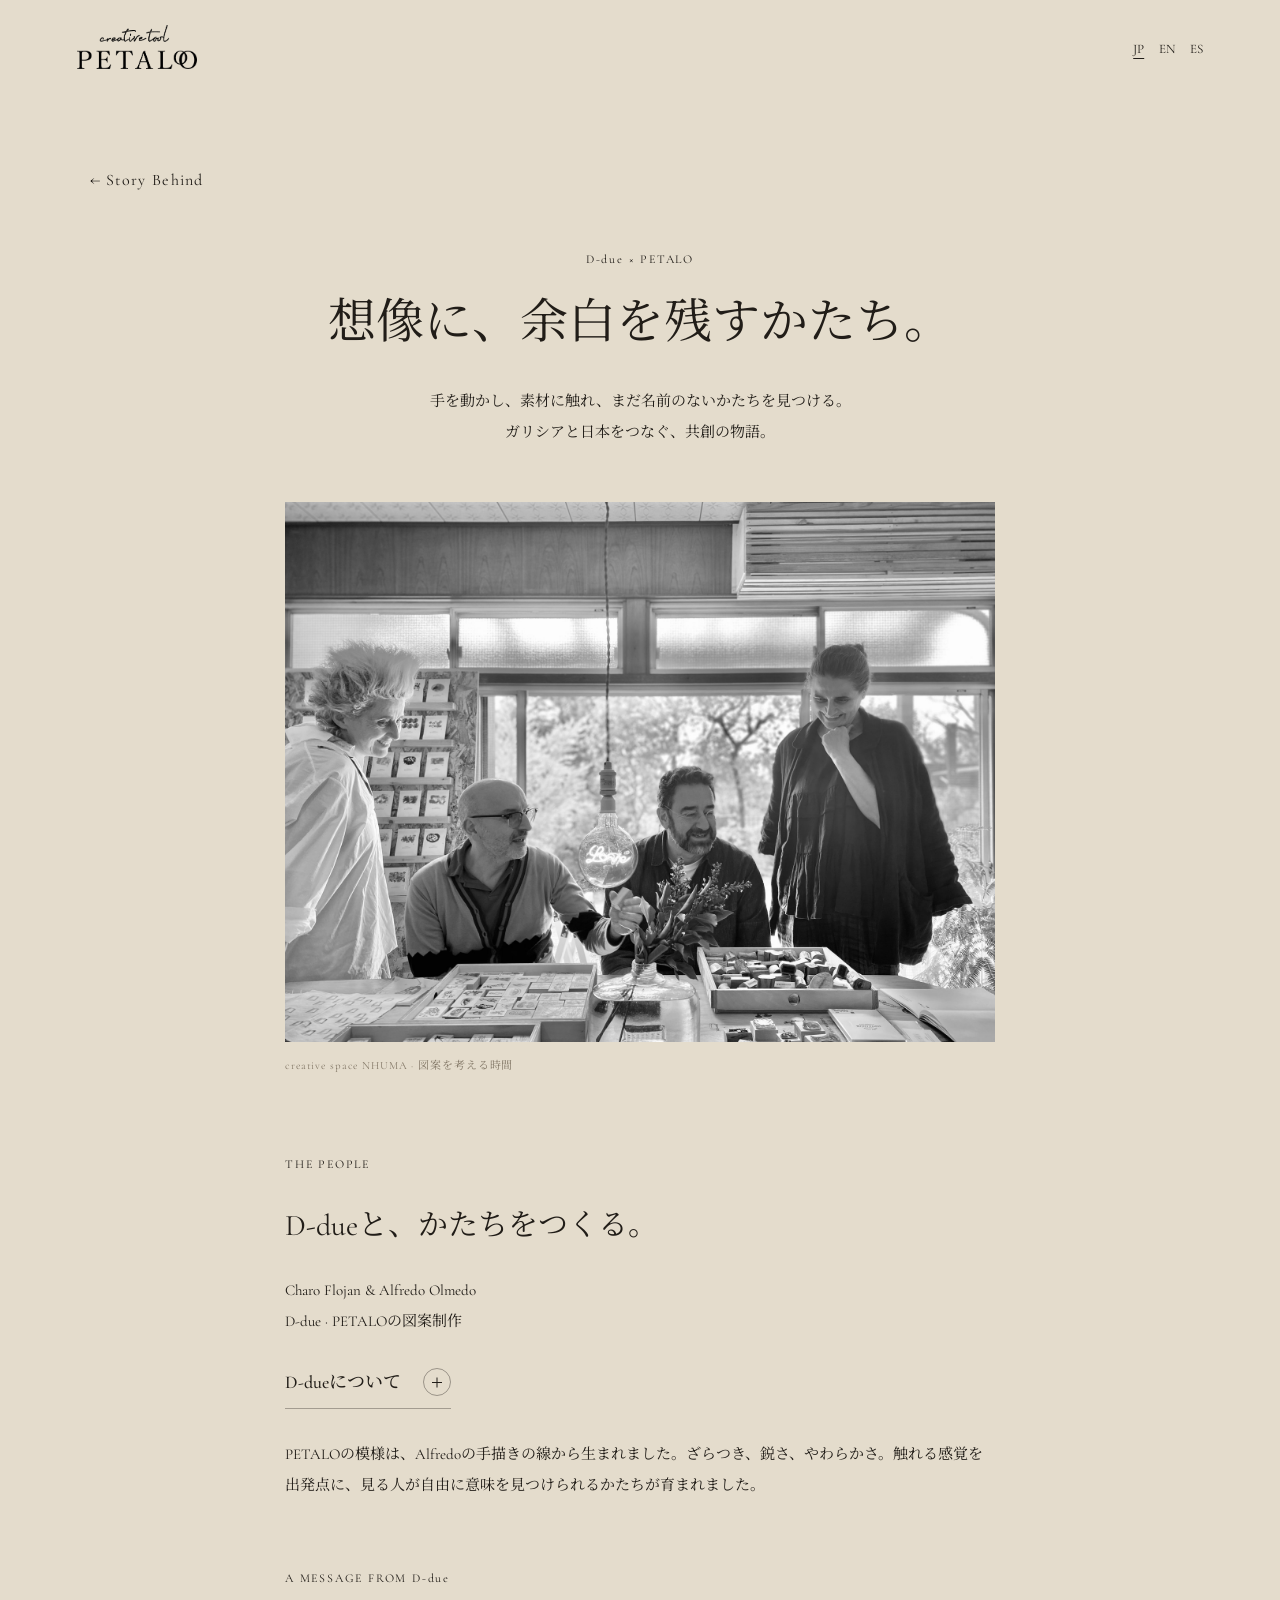
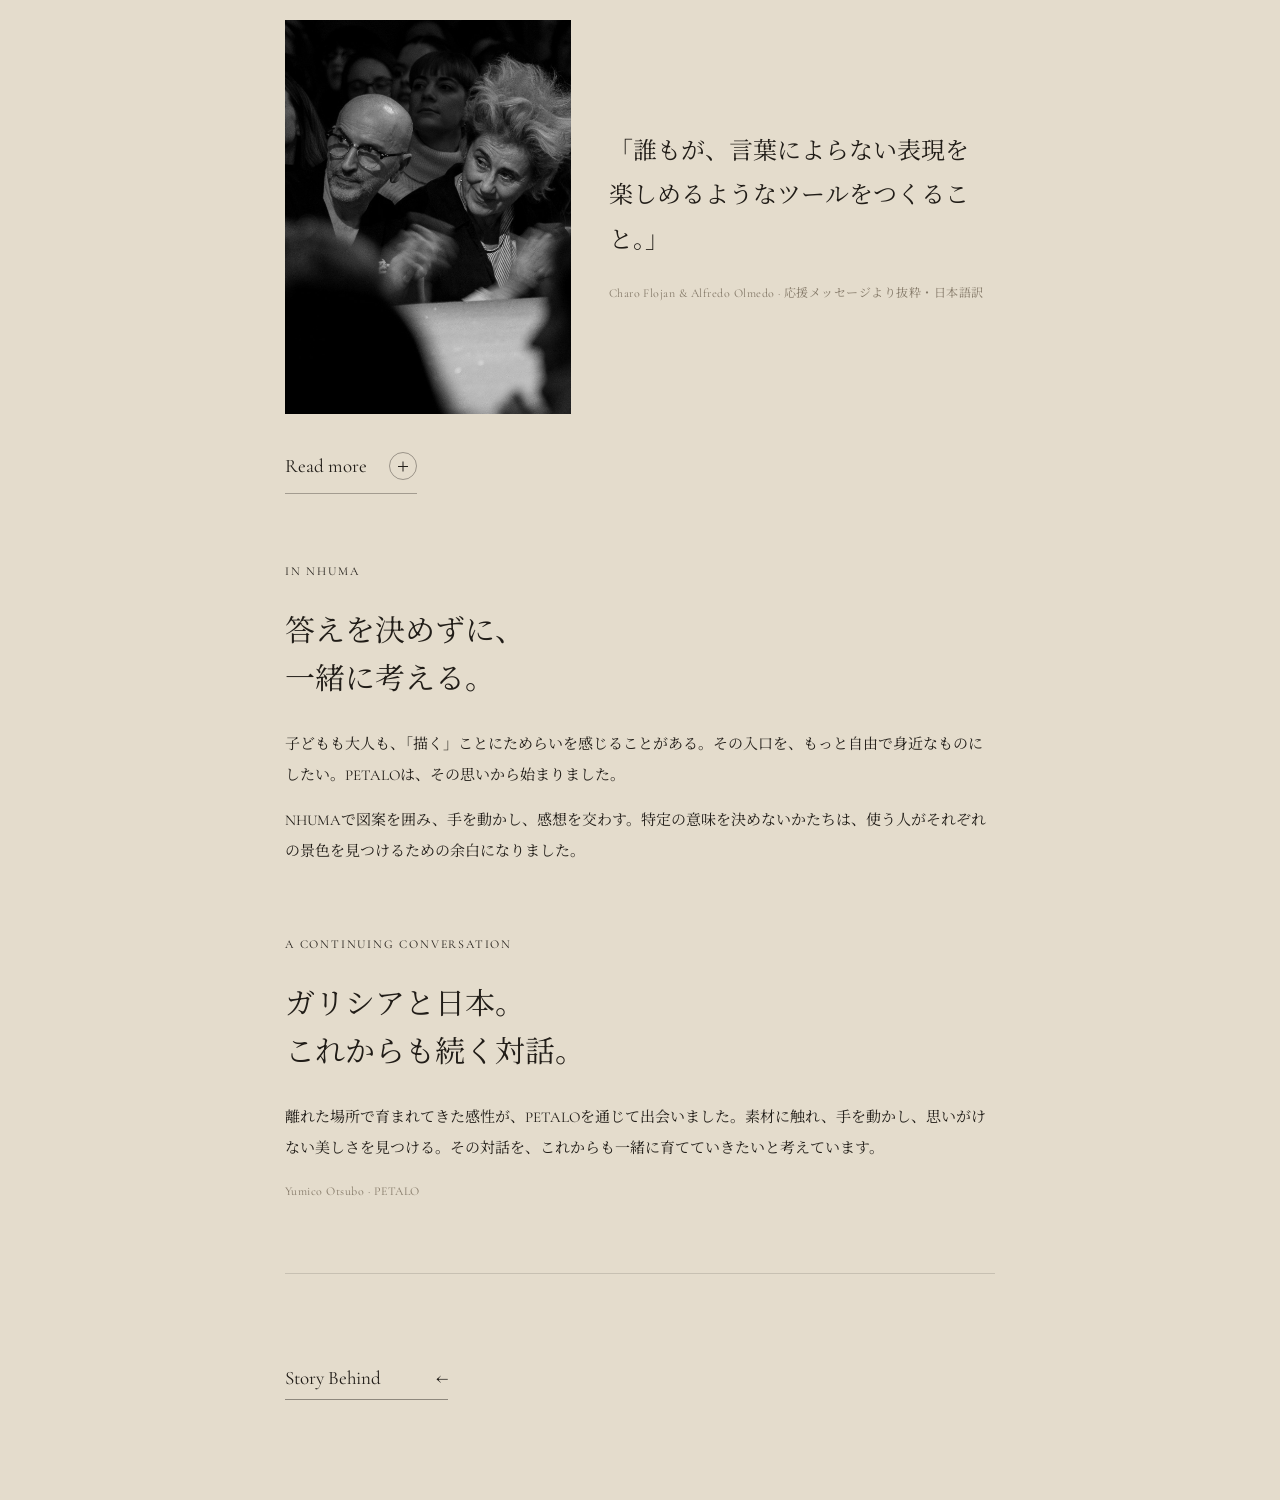
<file: story-ddue.html>
<!doctype html><html lang="ja"><head><meta charset="utf-8"><meta name="viewport" content="width=device-width,initial-scale=1"><title>D-due × PETALO — 共創の物語</title><link rel="stylesheet" href="story-ddue.css?v=20261010"><meta name="description" content="D-dueとの共創から生まれたPETALOの模様。NHUMAでの対話と、想像に余白を残すかたち。"><script src="story-ddue.js?v=20261010" defer></script></head><body><header><a href="index.html#story-behind"><img src="assets/logo.png" alt="PETALO"></a><nav class="story-languages" aria-label="Language"><button data-lang="ja">JP</button><button data-lang="en">EN</button><button data-lang="es">ES</button></nav></header><main><p class="label"><a class="back" href="index.html#story-behind">← Story Behind</a></p><div class="article-heading"><p class="eyebrow">D-due × PETALO</p><h1>想像に、余白を残すかたち。</h1><p>手を動かし、素材に触れ、まだ名前のないかたちを見つける。<br>ガリシアと日本をつなぐ、共創の物語。</p></div><img class="wide" src="assets/photos/ddue-nhuma.jpg" alt="NHUMAで図案やスタンプを囲み、対話する共創の風景"><p class="caption">creative space NHUMA · 図案を考える時間</p><div class="article"><section><p class="eyebrow">THE PEOPLE</p><h2>D-dueと、かたちをつくる。</h2><p>Charo Flojan &amp; Alfredo Olmedo<br>D-due · PETALOの図案制作</p><details class="ddue-bio" id="ddue-about"><summary><b class="bio-label">D-dueについて</b><span aria-hidden="true"></span></summary><div class="atelier-images"><img src="assets/photos/ddue-atelier-01.png" alt="D-dueの制作風景" loading="lazy"><img src="assets/photos/ddue-atelier-02.png" alt="衣服のかたちを探る制作風景" loading="lazy"></div><div class="bio-content"></div></details><p>PETALOの模様は、Alfredoの手描きの線から生まれました。ざらつき、鋭さ、やわらかさ。触れる感覚を出発点に、見る人が自由に意味を見つけられるかたちが育まれました。</p></section><section><p class="eyebrow">A MESSAGE FROM D-due</p><div class="message-composition"><img class="message-portrait" src="assets/photos/ddue-portrait.png" alt="Charo &amp; Alfredo"><div class="message-words"><p class="quote">「誰もが、言葉によらない表現を<br>楽しめるようなツールをつくること。」</p><p class="byline">Charo Flojan &amp; Alfredo Olmedo · 応援メッセージより抜粋・日本語訳</p></div></div><details><summary>Read more <span aria-hidden="true"></span></summary><div class="full-message"><p>D-dueにとって、このプロジェクトは特別な例外ではなく、私たちの実践を自然に広げるものです。一貫性と感受性、そして実際に役立つことを大切にしながら、デザインを通じて社会に関わる一つの方法です。</p><p>出発点にあったのは衣服ではなく、深く人間的な願いでした。誰もが、言葉によらない表現を楽しめるようなグラフィックのツールをつくることです。</p><p>発起人のYumico Otsuboは、子どもも大人も「描く」ことに、ためらいや抵抗を感じることがあると気づきました。そこから、表現をもっと自由で、身近で、自然なものにするための手で押すスタンプの仕組みを提案しました。</p><p>機能的なシンプルさと素材への敬意から生まれたかたちは、Alfredoの手描きの線に由来します。ざらつき、鋭さ、やわらかさといった触覚の経験に着想を得た、有機的なかたちです。</p><p>多様な参加者は、受け手ではなく、制作の過程を支える大切な共創者でした。一人ひとりが描き、物語り、あるいはただ遊ぶための、開かれた仕組みです。</p><p class="byline">応援メッセージの日本語編集訳。スペイン語原文は下記に掲載。</p><details><summary>Original · Español <span aria-hidden="true"></span></summary><div class="full-message" id="original" lang="es"><p>Para D-due, este proyecto no es una excepción, sino una extensión natural de su práctica. Una forma de intervenir desde el diseño con coherencia, sensibilidad y utilidad real. En el origen de este no hay prendas, sino la necesidad de una propuesta profundamente humana: crear una herramienta gráfica que permita a cualquier persona disfrutar de formas de expresión no verbal.</p><p>La idea nació a partir de una experiencia personal de Yumico Otsubo, impulsora de la iniciativa, quien observó cómo, tanto en niños como en adultos, el acto de &quot;dibujar&quot; puede generar bloqueo, pudor o resistencia. A partir de ahí, propuso el desarrollo de un sistema de estampación manual que hiciera de esa expresión algo más libre, accesible y natural.</p><p>El resultado es una colección de sellos gráficos concebidos desde la sencillez funcional y el respeto por el material. Cada pieza, construida en madera y caucho, está diseñada para ser fácilmente manipulable por personas de todas las edades. Lejos de los lenguajes rígidos o binarios, las formas son orgánicas, derivadas del trazo manual de Alfredo, e inspiradas en la experiencia táctil: lo áspero, lo afilado, lo blando.</p><p>Este proyecto fue desarrollado en colaboración con diversos participantes que no fueron destinatarios, sino co-creadores fundamentales del proceso. Un sistema abierto, donde cada usuario puede usar los sellos como herramienta expresiva para dibujar, narrar o simplemente jugar.</p></div></details></div></details></section><section><p class="eyebrow">IN NHUMA</p><h2>答えを決めずに、<br>一緒に考える。</h2><p>子どもも大人も、「描く」ことにためらいを感じることがある。その入口を、もっと自由で身近なものにしたい。PETALOは、その思いから始まりました。</p><p>NHUMAで図案を囲み、手を動かし、感想を交わす。特定の意味を決めないかたちは、使う人がそれぞれの景色を見つけるための余白になりました。</p></section><section><p class="eyebrow">A CONTINUING CONVERSATION</p><h2>ガリシアと日本。<br>これからも続く対話。</h2><p>離れた場所で育まれてきた感性が、PETALOを通じて出会いました。素材に触れ、手を動かし、思いがけない美しさを見つける。その対話を、これからも一緒に育てていきたいと考えています。</p><p class="byline">Yumico Otsubo · PETALO</p></section><hr class="divider"><a class="read" href="index.html#story-behind">Story Behind <span aria-hidden="true">←</span></a></div></main></body></html>
</file>
<file: styles.css>
@import url('https://fonts.googleapis.com/css2?family=Cormorant+Garamond:wght@400;500;600&family=Noto+Serif+JP:wght@400;500&display=swap');
:root{--ink:#211d18;--deep:#14120f;--cream:#e9e1d4;--paper:#e4dccc;--muted:#b7aa99;--line:rgba(233,225,212,.23);--serif:'Cormorant Garamond','Noto Serif JP','Yu Mincho','Hiragino Mincho ProN',serif}
*{box-sizing:border-box}html{scroll-behavior:smooth;scroll-padding-top:110px}body{margin:0;background:var(--ink);color:var(--cream);font-family:var(--serif);font-weight:400;-webkit-font-smoothing:antialiased}a{color:inherit;text-decoration:none}button,select{font:inherit}button,a,summary,select{-webkit-tap-highlight-color:transparent}button{cursor:pointer}img{display:block;max-width:100%;height:auto}figure{margin:0}p{line-height:2.05;margin:0 0 1.5rem}h1,h2,h3{font-weight:400;margin:0;line-height:1.6}h2{font-size:clamp(30px,3.5vw,49px);letter-spacing:.06em}h3{font-size:22px;letter-spacing:.03em}a:focus-visible,button:focus-visible,summary:focus-visible,select:focus-visible,canvas:focus-visible{outline:2px solid currentColor;outline-offset:6px}.skip{position:absolute;top:-100px;left:20px;z-index:10;background:var(--paper);color:var(--ink);padding:12px}.skip:focus{top:10px}.header{position:absolute;z-index:3;top:0;left:0;right:0;display:flex;align-items:center;gap:40px;padding:30px 4.5%;background:linear-gradient(rgba(20,18,15,.6),transparent)}.brand{display:block;flex-shrink:0;width:150px}.brand img{width:100%;filter:invert(91%) sepia(13%) saturate(230%)}.header nav{display:flex;gap:30px;margin-left:auto;font-size:14px;letter-spacing:.04em}.header a:hover{opacity:.7}.languages{display:flex;align-items:center;gap:7px;font-size:14px}.languages button{background:none;border:0;padding:8px 2px;color:var(--cream);opacity:.55}.languages button[aria-pressed=true]{opacity:1;text-decoration:underline;text-underline-offset:6px}.languages span{opacity:.4}.hero{min-height:720px;height:100svh;max-height:1200px;position:relative;background:var(--deep)}.hero picture,.hero picture img{width:100%;height:100%;position:absolute;inset:0;object-fit:cover}.hero picture img{object-position:55% center}.hero:after{content:'';position:absolute;inset:0;background:linear-gradient(90deg,rgba(20,18,15,.32),transparent 65%),linear-gradient(0deg,rgba(20,18,15,.4),transparent 25%);pointer-events:none}.hero-copy{position:absolute;z-index:1;left:9%;top:36%;max-width:40%}.eyebrow{font-size:12px;letter-spacing:.17em;line-height:1.5;margin-bottom:28px}.hero h1{font-size:clamp(34px,4vw,58px);letter-spacing:.1em;text-shadow:0 1px 16px #14120f55}.hero-copy>p:last-child{font-size:16px;letter-spacing:.15em;margin-top:25px}.scroll{position:absolute;z-index:1;left:9%;bottom:50px;display:flex;gap:45px;align-items:center;font-size:12px;letter-spacing:.1em}.scroll>span:last-child{font-size:27px}.hero-note{position:absolute;z-index:1;bottom:60px;right:5%;font-size:10px;letter-spacing:.2em}.section-pad{padding:110px 9%}.section-label{display:flex;gap:20px;font-size:12px;letter-spacing:.1em;margin-bottom:64px}.section-label>span:first-child{color:var(--muted)}.intro-heading{margin:0 0 65px}.lead{margin-top:30px;font-size:17px}.intro-grid{display:grid;grid-template-columns:1fr 1fr;gap:11%;align-items:center}.intro-grid figure img{width:100%;aspect-ratio:2/3;object-fit:cover}.intro-grid figcaption,figcaption{font-size:13px;margin-top:18px;letter-spacing:.08em;color:var(--muted)}.answers article{padding:28px 0;border-top:1px solid var(--line)}.answers article:last-child{border-bottom:1px solid var(--line)}.question{font-size:12px;color:var(--muted);display:block;margin-bottom:13px}.answers p{font-size:14px;margin:17px 0 0;line-height:2.2}.purchase{background:var(--deep)}.shop-grid{display:grid;grid-template-columns:1fr 1.1fr;gap:12%;align-items:center}.shop-copy p:not(.eyebrow){font-size:15px;margin-top:26px}.shop-grid img{width:100%;aspect-ratio:4/5;object-fit:cover}.text-link{display:flex;align-items:center;justify-content:space-between;gap:25px;border-bottom:1px solid var(--line);padding:18px 0;max-width:340px;font-size:16px}.text-link:hover{opacity:.7}.small{font-size:12px!important;line-height:1.8;color:var(--muted)}.product-pair{display:grid;grid-template-columns:1fr 1fr;gap:6%;margin-top:95px}.product-pair img{width:100%;aspect-ratio:4/5;object-fit:cover}.about-grid{display:grid;grid-template-columns:.95fr 1fr;gap:10%;align-items:start}.about-grid figure{position:sticky;top:40px}.about-grid img{width:100%;aspect-ratio:2/3;object-fit:cover}.about-lead{font-size:15px;margin:28px 0 38px}.stories details{border-top:1px solid var(--line);padding:0}.stories details:last-child{border-bottom:1px solid var(--line)}summary{list-style:none;cursor:pointer;display:flex;justify-content:space-between;gap:20px;padding:23px 0;font-size:15px;line-height:1.6}summary::-webkit-details-marker{display:none}.plus{font-family:serif;font-size:20px}.stories details[open] .plus{transform:rotate(45deg)}.stories p{font-size:14px;line-height:2.1;margin:0 0 25px}.stories .text-link{font-size:14px;margin-bottom:25px}.online{background:var(--paper);color:var(--ink);--line:rgba(33,29,24,.25);--muted:#655a4b}.online-heading{display:flex;justify-content:space-between;gap:40px;align-items:end;margin-bottom:55px}.online-heading>p{font-size:15px;margin:0}.drawing{border:1px solid var(--line)}.drawing-tools{display:flex;justify-content:space-between;align-items:center;padding:18px 25px;border-bottom:1px solid var(--line);gap:20px}.patterns{display:flex;gap:9px;flex-wrap:wrap}.patterns button{border:1px solid transparent;background:transparent;width:49px;height:49px;padding:7px;border-radius:50%}.patterns button[aria-pressed=true]{border-color:var(--ink)}.patterns img{width:100%;height:100%;object-fit:contain}.rotate{display:flex;gap:14px;align-items:center;font-size:13px}select{background:transparent;color:var(--ink);border:1px solid var(--line);padding:6px}canvas{display:block;background:#f4efe5;width:100%;height:auto;aspect-ratio:1200/680;touch-action:pan-y;cursor:crosshair}.drawing-bottom{display:flex;justify-content:space-between;align-items:center;gap:20px;padding:16px 25px;border-top:1px solid var(--line)}.drawing-bottom>div{display:flex;gap:22px}.drawing-bottom button{background:none;border:0;border-bottom:1px solid transparent;padding:6px 0;color:var(--ink);font-size:13px}.drawing-bottom button:hover{border-color:var(--ink)}.drawing-bottom button:disabled{opacity:.4;cursor:default}.original-online{margin-top:30px;margin-left:auto}.sr-only{position:absolute;width:1px;height:1px;padding:0;overflow:hidden;clip:rect(0,0,0,0);white-space:nowrap}footer{padding:75px 9% 45px;display:grid;grid-template-columns:1fr 1fr;gap:30px;align-items:center}footer p{margin:0;font-size:16px;text-align:right}footer>a:not(.brand){font-size:13px}footer>.small{text-align:right}
html[lang=en] h1,html[lang=es] h1{letter-spacing:.015em;font-size:clamp(40px,4.7vw,68px);line-height:1.13}html:not([lang=ja]) h2{letter-spacing:.01em;line-height:1.15;font-size:clamp(36px,4.3vw,60px)}html:not([lang=ja]) p:not(.eyebrow){line-height:1.65;font-size:19px}html:not([lang=ja]) .answers p,html:not([lang=ja]) .stories p{font-size:18px}html:not([lang=ja]) h3{font-size:29px}
@media(min-width:1600px){.section-pad{padding-left:max(9%,calc((100vw - 1350px)/2));padding-right:max(9%,calc((100vw - 1350px)/2))}}
@media(max-width:1000px){.header{gap:24px}.header nav{gap:18px;font-size:12px}.brand{width:125px}.section-pad{padding:80px 6%}.intro-grid,.shop-grid,.about-grid{gap:7%}.hero-copy{left:6%}.scroll{left:6%}.eyebrow{font-size:10px}.drawing-bottom{flex-wrap:wrap}}
@media(max-width:700px){html{scroll-padding-top:20px}.header{padding:20px 6%;flex-wrap:wrap;justify-content:space-between;gap:18px}.header nav{order:3;flex-basis:100%;justify-content:space-between;margin-left:0;font-size:11px;gap:8px}.brand{width:115px}.languages{font-size:13px}.hero{min-height:680px;height:95svh}.hero picture img{object-position:center center}.hero-copy{top:27%;max-width:85%;left:8%}.hero h1{font-size:34px}.hero-copy .eyebrow{font-size:9px}.hero:after{background:linear-gradient(90deg,#14120f33,transparent),linear-gradient(0deg,#14120f66,transparent 25%)}.hero-note{display:none}.scroll{left:8%;bottom:34px}.section-pad{padding:66px 8%}.section-label{margin-bottom:40px}.intro-heading{margin:0 0 38px}.intro-grid,.shop-grid,.about-grid{grid-template-columns:1fr;gap:38px}.intro-grid figure img{aspect-ratio:4/5}.answers article{padding:24px 0}.shop-grid figure{grid-row:1}.shop-grid img{aspect-ratio:4/5}.shop-copy .text-link{max-width:none}.product-pair{gap:20px;margin-top:48px}.product-pair img{aspect-ratio:2/3}.product-pair figcaption{font-size:11px;line-height:1.7}.about-grid figure{position:static}.about-grid img{aspect-ratio:4/5}.online-heading{display:block;margin-bottom:30px}.online-heading>p{margin-top:25px;font-size:14px}.drawing-tools{padding:12px;flex-wrap:wrap;gap:12px}.patterns{gap:3px}.patterns button{width:35px;height:35px;padding:5px}.rotate{margin-left:auto;font-size:11px}.drawing-bottom{padding:12px;gap:8px}.drawing-bottom>div{justify-content:space-between;width:100%;gap:12px}.drawing-bottom .small{font-size:10px!important}canvas{aspect-ratio:1/1}footer{padding:50px 8% 30px;gap:25px}footer p{font-size:12px}footer .small{font-size:10px!important}html:not([lang=ja]) .hero-copy{max-width:80%}html:not([lang=ja]) h1{font-size:44px}html:not([lang=ja]) h2{font-size:40px}}
@media(prefers-reduced-motion:reduce){html{scroll-behavior:auto}}

/* Manifesto and the expanded editorial sections. */
.header{gap:28px}.header nav{gap:22px;font-size:13px}.manifesto{background:#27221c;border-bottom:1px solid var(--line)}.manifesto-layout{display:grid;grid-template-columns:.9fr 1.1fr;gap:12%}.manifesto-intro{align-self:start;position:sticky;top:55px}.manifesto-promise{margin:32px 0 22px;font-size:17px;max-width:340px}.manifesto-text p{font-size:15px;line-height:2.25;margin-bottom:28px}.manifesto-text .manifesto-ending{font-size:22px;line-height:1.9;margin-top:42px}.manifesto-signature{text-align:right;font-size:12px;letter-spacing:.04em;margin:55px 0 0;color:var(--muted)}.about-product{background:var(--paper);color:var(--ink);--line:rgba(33,29,24,.25);--muted:#655a4b}.about-opening{display:grid;grid-template-columns:1.1fr .9fr;gap:10%;align-items:center}.about-opening h2{font-size:clamp(28px,3vw,43px)}.about-opening-text{margin-top:35px}.about-opening-text p{font-size:15px}.about-opening figure img{width:100%;mix-blend-mode:multiply}.about-opening figure figcaption{font-size:12px;letter-spacing:.13em}.name-story{display:grid;grid-template-columns:.7fr 1fr;gap:16%;padding:90px 0;align-items:center}.name-story figure{max-width:350px}.name-story img{width:100%;aspect-ratio:3/4;object-fit:cover}.name-story h3{font-size:26px;margin-bottom:26px}.name-story p{font-size:15px;margin-bottom:20px}.about-topics summary{padding:27px 0;font-size:20px;letter-spacing:.01em}.topic-number{font-size:11px;color:var(--muted);margin-right:22px;vertical-align:middle}.topic-body{display:grid;grid-template-columns:1.2fr 1fr;gap:9%;padding:12px 0 38px;align-items:start}.topic-body h3{font-size:22px;margin:0 0 22px}.topic-body p+h3{margin-top:34px}.topic-body p{font-size:15px;line-height:2.15;margin:0 0 22px}.topic-body img{width:100%;height:auto}.topic-photo-pair{display:grid;grid-template-columns:1fr 1fr;gap:15px}.topic-photo-pair img{aspect-ratio:3/5;object-fit:cover}.topic-photo-stack{display:grid;gap:18px}.text-topic{display:block;max-width:760px}.enjoy-steps{list-style:none;padding:25px 0;margin:25px 0;display:grid;grid-template-columns:repeat(4,1fr);gap:20px;border-top:1px solid var(--line);border-bottom:1px solid var(--line)}.enjoy-steps li>span{display:block;font-size:21px;margin-bottom:12px}.enjoy-steps small{display:block;font-size:12px;line-height:1.8;color:var(--muted)}.quiet-quote{margin-top:35px!important;font-size:24px!important}.everyday-ideas{display:grid;grid-template-columns:1fr 1fr;gap:20px 50px;border-top:1px solid var(--line);padding:35px 0 20px}.everyday-ideas p{font-size:14px;line-height:2.1}.pattern-collection{background:#f4efe5;display:grid;grid-template-columns:repeat(9,1fr);padding:30px;gap:22px}.pattern-collection img{width:100%;height:auto;aspect-ratio:1;object-fit:contain}.pattern-description{font-size:13px!important;padding:20px 0 30px}.uses{margin-top:55px;border-top:1px solid var(--line);padding-top:35px}.uses ul{padding:0;list-style:none;display:grid;grid-template-columns:1fr 1fr;gap:14px;margin:0}.uses li{font-size:16px}.partners{padding-top:85px;margin-top:90px;border-top:1px solid var(--line)}.credits{display:grid;grid-template-columns:.65fr 1.4fr;gap:35px 8%}.credits h3{font-size:13px;color:var(--muted);margin-bottom:20px;letter-spacing:.05em}.credits p{font-size:20px}.credits dl{margin:0}.credits dl>div{margin-bottom:22px}.credits dt{font-size:23px}.credits dd{margin:6px 0 0;font-size:11px;letter-spacing:.1em;color:var(--muted)}.thanks{grid-column:2}.credits .thanks p{font-size:15px}.credit-signature{display:flex;gap:50px;border-top:1px solid var(--line);padding-top:30px;margin-top:35px;font-size:23px;letter-spacing:.05em}.for-good{margin-top:85px;padding:50px;background:var(--paper);color:var(--ink);--line:rgba(33,29,24,.25);--muted:#655a4b;display:grid;grid-template-columns:.8fr 1.2fr;gap:12%}.for-good-brand img{max-width:210px;height:auto;mix-blend-mode:multiply;margin-bottom:40px}.for-good-brand p:last-child{font-size:16px}.for-good p{font-size:15px}.support-count{display:flex;align-items:baseline;gap:20px;flex-wrap:wrap;line-height:1.4}.support-count>span:first-child{font-size:72px;letter-spacing:-.02em}.support-count>span:last-child{font-size:16px}.for-good h3{font-size:27px;margin:32px 0 20px}.journey-links{display:grid;grid-template-columns:1fr 1fr;gap:0 24px;margin-top:30px}.journey-links a{display:flex;justify-content:space-between;gap:12px;padding:17px 0;border-bottom:1px solid var(--line);font-size:13px}.journey-links a:hover{opacity:.65}html:not([lang=ja]) .manifesto-text p{font-size:20px;line-height:1.65}html:not([lang=ja]) .manifesto-text .manifesto-ending{font-size:28px}html:not([lang=ja]) .topic-body p,html:not([lang=ja]) .about-opening-text p,html:not([lang=ja]) .name-story p{font-size:18px;line-height:1.75}html:not([lang=ja]) .about-opening h2{font-size:clamp(35px,3.6vw,52px)}html:not([lang=ja]) .topic-body h3{font-size:29px}html:not([lang=ja]) .for-good p{font-size:18px}.header nav a{white-space:nowrap}
@media(max-width:1100px){.header{gap:20px}.header nav{gap:15px;font-size:12px}.header .brand{width:110px}.manifesto-layout{gap:8%}.for-good{gap:8%;padding:35px}}
@media(max-width:850px){.header{flex-wrap:wrap;justify-content:space-between}.header nav{order:3;width:100%;justify-content:space-between;margin-left:0;gap:12px;flex-wrap:wrap}.languages{margin-left:auto}.hero-copy{top:33%}.manifesto-layout{grid-template-columns:1fr;gap:35px}.manifesto-intro{position:static}.manifesto-promise{max-width:550px}.manifesto-text{max-width:700px}.manifesto-signature{text-align:left}.about-opening,.name-story{gap:8%}.topic-body{gap:6%;grid-template-columns:1.1fr 1fr}.pattern-collection{grid-template-columns:repeat(6,1fr);gap:15px}.credits{grid-template-columns:1fr;gap:24px}.thanks{grid-column:auto}.for-good{grid-template-columns:1fr;gap:32px}.for-good-brand img{max-width:170px;margin-bottom:22px}}
@media(max-width:700px){.header nav{font-size:11px;gap:11px 20px;justify-content:flex-start}.header{row-gap:14px}.hero-copy{top:29%}.manifesto-text p{font-size:14px}.manifesto-text .manifesto-ending{font-size:20px}.manifesto-signature{font-size:11px;line-height:1.9}.about-opening,.name-story{grid-template-columns:1fr;gap:32px}.about-opening h2{font-size:29px}.about-opening figure{max-width:100%}.name-story{padding:50px 0}.name-story figure{max-width:220px}.name-story h3{font-size:23px}.about-topics summary{font-size:18px;line-height:1.5;padding:23px 0}.topic-number{display:block;margin:0 0 7px}.topic-body{grid-template-columns:1fr;gap:28px;padding-bottom:25px}.topic-body h3{font-size:21px}.topic-body img{max-height:440px;object-fit:cover}.topic-body p{font-size:14px}.enjoy-steps{grid-template-columns:1fr 1fr;gap:24px}.everyday-ideas{grid-template-columns:1fr;gap:0}.pattern-collection{grid-template-columns:repeat(4,1fr);gap:12px;padding:18px}.uses ul{grid-template-columns:1fr}.uses li{font-size:14px}.partners{padding-top:45px;margin-top:50px}.credits dt{font-size:21px}.credits .thanks p{font-size:14px}.credit-signature{font-size:19px;gap:30px}.for-good{margin-top:50px;padding:28px 22px}.for-good h3{font-size:24px}.support-count>span:first-child{font-size:65px}.support-count>span:last-child{font-size:14px}.journey-links{grid-template-columns:1fr}.journey-links a{font-size:13px}html:not([lang=ja]) .about-opening h2{font-size:37px}html:not([lang=ja]) .topic-body p{font-size:18px}}

/* Nine kits follow the order and four-pattern grouping of the product card. */
.kit-collection{margin:65px 0 0;padding:50px 0;border-top:1px solid var(--line)}.kit-collection-heading{max-width:650px;margin-bottom:42px}.kit-collection-heading h3{font-size:32px;margin:0 0 20px}.kit-collection-heading p:last-child{font-size:15px}.kit-grid{display:grid;grid-template-columns:repeat(3,minmax(0,1fr));gap:40px 35px}.kit-card{border-top:1px solid var(--line);padding-top:22px}.kit-card .kit-number{font-size:10px;letter-spacing:.16em;color:var(--muted);margin:0 0 7px}.kit-card h4{font-family:'Cormorant Garamond',serif;font-weight:400;font-size:30px;margin:0 0 10px;letter-spacing:.02em}.kit-card .kit-phrase{font-size:12px;line-height:1.9;min-height:46px;margin:0}.kit-patterns{display:grid;grid-template-columns:repeat(4,minmax(0,1fr));gap:8px;margin-top:20px;align-items:center}.kit-patterns img{width:100%;height:auto;object-fit:contain}.kit-collection .pattern-description{max-width:650px;margin:30px 0 0;padding-bottom:15px}html:not([lang=ja]) .kit-phrase{font-size:16px;line-height:1.5}html:not([lang=ja]) .kit-collection-heading p:last-child{font-size:20px}
@media(max-width:850px){.kit-grid{grid-template-columns:repeat(2,minmax(0,1fr));gap:35px}}
@media(max-width:700px){.kit-collection{margin-top:40px;padding-top:35px}.kit-grid{grid-template-columns:1fr;gap:32px}.kit-card h4{font-size:33px}.kit-card .kit-phrase{min-height:0}.kit-patterns{margin-top:18px;gap:15px}.kit-collection-heading h3{font-size:27px}.kit-collection .pattern-description{font-size:13px}}

/* Short visual introduction; editorial depth stays behind native disclosures. */
.manifesto{padding-top:65px;padding-bottom:65px}.manifesto .section-label{margin-bottom:32px}.manifesto-intro{position:static;max-width:760px}.manifesto-promise{max-width:620px;margin:20px 0 18px}.manifesto-more{max-width:760px}.manifesto-more summary{max-width:340px;border-bottom:1px solid var(--line);font-size:16px;padding:12px 0}.manifesto-more .manifesto-text{padding-top:30px}.manifesto-more .manifesto-signature{text-align:left;margin-top:25px}.shop-gallery{display:grid;grid-template-columns:repeat(4,minmax(0,1fr));gap:20px;margin-top:42px}.shop-gallery img{width:100%;aspect-ratio:3/4;object-fit:cover}.shop-final-link{margin:25px 0 0 auto}.information-heading{max-width:700px;margin-bottom:40px}.information-heading p{font-size:15px;margin:20px 0 0}.information-groups>.information-group>summary{font-size:32px;padding:25px 0}.information-body{padding:20px 0 40px}.information-body .about-opening,.information-body .about-grid{display:block;max-width:800px}.information-body .about-opening h2,.information-body .about-grid h2{font-size:28px;line-height:1.6}.information-body .about-opening-text{margin-top:22px}.information-body .topic-body{display:block;max-width:760px}.information-body .topic-body h3{margin-top:24px}.information-body .about-topics{margin-top:30px}.information-body .partners{margin-top:40px;padding-top:35px}.information-body .for-good{margin-top:40px}.information-body .name-disclosure{margin-top:30px}.information-body .name-disclosure summary,.information-body .kit-disclosure summary{font-size:20px}.name-background{position:relative;isolation:isolate;padding:35px;overflow:hidden;background:#d6cec0}.name-background:before{content:'';position:absolute;inset:0;z-index:-1;background:url('assets/photos/flower.jpg') center 45%/cover;filter:grayscale(1);opacity:.09}.name-background>div{max-width:650px}.name-background .eyebrow{margin-bottom:20px}.name-background p{font-size:15px}.kit-disclosure .kit-collection{border:0;margin:0;padding:25px 0}.information-body .uses{margin-top:35px}.information-body .for-good img{max-width:155px}.information-groups .information-group[open]>summary .plus{transform:rotate(45deg)}.information-groups details:not([open])>summary .plus{transform:none}
@media(max-width:700px){.manifesto{padding-top:45px;padding-bottom:45px}.manifesto .section-label{margin-bottom:24px}.manifesto h2{font-size:30px}.manifesto-promise{font-size:14px}.purchase{padding-top:45px;padding-bottom:45px}.purchase .section-label{margin-bottom:25px}.shop-grid{gap:24px}.shop-grid img{height:48svh;max-height:410px;min-height:230px;aspect-ratio:auto;object-position:center 48%}.shop-copy h2{font-size:30px!important}.shop-copy .eyebrow{margin-bottom:16px}.shop-copy p:not(.eyebrow){margin:15px 0;font-size:14px}.shop-copy .small{margin-bottom:0!important}.shop-gallery{grid-template-columns:1fr 1fr;gap:12px;margin-top:25px}.shop-gallery img{height:25svh;max-height:220px;aspect-ratio:auto}.shop-final-link{max-width:none;margin-top:20px}.information-heading h2{font-size:28px!important}.information-heading p{font-size:14px}.information-groups>.information-group>summary{font-size:27px}.information-body .about-opening h2,.information-body .about-grid h2{font-size:24px!important}.name-background{padding:25px 20px}.information-body .for-good{padding:24px 18px}.information-body .about-topics summary{font-size:17px}.information-body .kit-disclosure summary{font-size:18px}}

/* Updated brief: retain About photographs in monochrome; keep News concise. */
.about-product .about-topics img,.about-product .about-opening img{filter:grayscale(1)}.about-product .about-opening{align-items:start}.about-product .about-opening-text p{margin-bottom:0}.about-product>.name-disclosure{margin-top:40px;border-top:0;border-bottom:1px solid var(--line)}.about-product>.kit-disclosure{margin-top:55px;border-top:0;border-bottom:0}.about-product>.uses{border-top:0}.about-product>.kit-disclosure summary{font-size:20px}.about-product .kit-collection{margin:0;border:0}.about-product{padding-bottom:0}.online{padding-top:65px}.story-disclosure>summary{border-bottom:1px solid var(--line);max-width:340px}.story-disclosure .about-grid{padding-top:35px}.partner-disclosure{margin-top:35px;border-top:1px solid var(--line);border-bottom:1px solid var(--line)}.partner-disclosure .partners{border:0;margin:0;padding-top:25px}.news{background:var(--paper);color:var(--ink);--line:rgba(33,29,24,.25);--muted:#655a4b;padding-top:45px;padding-bottom:45px}.news .eyebrow{margin-bottom:22px}.news-row{display:grid;grid-template-columns:120px 1fr;gap:40px;max-width:850px}.news-row>img{width:120px;mix-blend-mode:multiply;margin-top:8px}.news-row h3{font-size:24px!important;line-height:1.4}.news-row p{font-size:14px;margin:15px 0}.news .journey-links{display:flex;flex-wrap:wrap;gap:12px 24px;margin-top:12px}.news .journey-links a{font-size:13px;padding:6px 0}.news-more summary{font-size:13px;max-width:340px;padding:12px 0}.news-more p{font-size:13px!important}.name-background p{margin-bottom:20px}.name-disclosure[open]>summary .plus,.kit-disclosure[open]>summary .plus,.manifesto-more[open]>summary .plus,.news-more[open]>summary .plus,.story-disclosure[open]>summary .plus,.partner-disclosure[open]>summary .plus{transform:rotate(45deg)}
@media(max-width:700px){.about-product .about-opening{grid-template-columns:1fr;gap:25px}.about-product .about-opening figure{display:block;grid-row:1}.about-product>.name-disclosure{margin-top:25px}.about-product>.kit-disclosure summary{font-size:17px}.online{padding-top:45px}.news-row{grid-template-columns:70px 1fr;gap:20px}.news-row>img{width:70px}.news-row h3{font-size:20px!important}.news-row p{font-size:13px!important}.news .journey-links{gap:8px 18px}.news .journey-links a{font-size:12px}.news-more summary{font-size:12px}.news{padding-top:35px;padding-bottom:35px}.about-product .name-background{padding:25px 20px}}

.news>h3{font-size:28px;line-height:1.5;margin-bottom:25px}.news-support{display:flex;gap:18px;align-items:baseline;flex-wrap:wrap}.news-support>span:first-child{font-size:45px;line-height:1}.news-support>span:last-child{font-size:14px}.news-row>img{margin-top:12px}.news .journey-links{display:grid;grid-template-columns:1fr 1fr;gap:0 24px}.news .journey-links a{padding:10px 0}.news-more{margin-top:10px}@media(max-width:700px){.news>h3{font-size:23px;margin-bottom:20px}.news-row{display:block}.news-row>img{width:100px;margin:0 0 18px}.news-support>span:first-child{font-size:43px}.news .journey-links a{font-size:12px;padding:10px 0}.news-support{gap:14px}}

/* Supplied product photographs: preserve the five-photo, compact shop layout. */
.shop-gallery figure:first-child img{object-position:58% center}.shop-gallery figure:nth-child(2) img{object-position:48% center}.shop-grid img{object-position:center 48%}

/* Closing sequence: news, the making of PETALO, and always-visible credits. */
#story-behind .about-grid img{filter:none}#story-behind .about-grid figure{position:static}#story-behind .story-disclosure{margin-top:40px}#story-behind .stories{padding-top:30px}#story-behind .stories article+article{margin-top:32px}#story-behind .stories h3{font-size:20px;margin-bottom:16px}footer>.footer-credits{grid-column:1/-1;margin:0 0 55px;padding:0 0 65px;border-top:0;border-bottom:1px solid var(--line);text-align:center}footer .footer-credits .eyebrow{font-size:14px;letter-spacing:.2em;margin-bottom:45px}footer .footer-credits .credits{display:block;max-width:650px;margin:auto}footer .footer-credits .credits>div+div{margin-top:42px}footer .footer-credits p{text-align:center}footer .footer-credits .credits h3{font-size:13px;margin-bottom:16px}footer .footer-credits .credits dt{font-size:23px;line-height:1.7}footer .footer-credits .credits dl>div{margin-bottom:25px}footer .footer-credits .thanks p{max-width:560px;margin:auto;font-size:15px}footer .footer-credits a:hover{text-decoration:underline;text-underline-offset:5px}footer .footer-credits a:focus-visible{outline-offset:3px}
@media(max-width:700px){#story-behind .story-disclosure{margin-top:25px}footer>.footer-credits{margin-bottom:25px;padding-bottom:45px}footer .footer-credits .credits dt,footer .footer-credits .credits p{font-size:18px}footer .footer-credits .thanks p{font-size:13px}footer .footer-credits .eyebrow{margin-bottom:35px}}

html[lang="es"] .name-disclosure [data-t="nameTitle"]{font-weight:600}

html[lang="es"] .kit-disclosure [data-t="kitsLabel"]{font-weight:600}

.purchase .purchase-uses{margin:22px 0 24px;padding:0;border:0}.purchase .purchase-uses .eyebrow{font-size:10px;margin:0 0 10px}.purchase .purchase-uses ul{grid-template-columns:1fr;gap:3px}.purchase .purchase-uses li{font-size:13px;line-height:1.8}

.ddue-entry{display:grid;grid-template-columns:.95fr 1fr;gap:10%;align-items:start;margin-top:85px}.ddue-entry img{width:100%;height:auto;aspect-ratio:2/3;object-fit:cover}.ddue-entry h2{font-size:clamp(28px,3.4vw,43px);margin-bottom:25px}.ddue-entry p:not(.eyebrow){font-size:15px}.ddue-entry .text-link{margin-top:10px}@media(max-width:700px){.ddue-entry{display:block;margin-top:50px}.ddue-entry img{margin-bottom:30px}.ddue-entry h2{font-size:30px}.ddue-entry p:not(.eyebrow){font-size:14px}}

@media(min-width:701px) and (max-width:1000px){.ddue-entry{gap:7%}}
@media(max-width:700px){.ddue-entry img{aspect-ratio:4/5}}

/* Online PETALO: kit browsing stays optional; the drawing surface stays central. */
.online-heading>div{flex:1 1 50%;min-width:0}.online-heading>p{flex:1 1 50%;min-width:0}.online-heading h2{font-size:clamp(28px,3.1vw,43px);line-height:1.65}
.kit-picker{padding:0 25px;border-bottom:1px solid var(--line)}.kit-picker>summary{justify-content:flex-start;align-items:center;font-size:16px;padding:20px 0;gap:18px}.kit-picker>summary .plus{margin-left:auto}.kit-picker[open]>summary .plus{transform:rotate(45deg)}#kit-selection{font-size:12px;letter-spacing:.1em;color:var(--muted)}.kit-picker-note{font-size:13px;margin:0 0 20px;line-height:1.8}.drawing-kits{display:grid;grid-template-columns:repeat(3,minmax(0,1fr));gap:16px;padding-bottom:25px}.drawing-kit{border:1px solid var(--line);padding:10px 12px}.kit-toggle{display:flex;align-items:center;justify-content:space-between;gap:8px;width:100%;border:0;background:none;color:inherit;font-size:15px;padding:5px 0 10px;text-align:left}.kit-state{display:grid;place-items:center;flex-shrink:0;width:20px;height:20px;border:1px solid var(--line);border-radius:50%;font:12px sans-serif}.kit-state:before{content:'+'}.kit-toggle[aria-pressed=true] .kit-state{background:var(--ink);color:var(--paper);border-color:var(--ink)}.kit-toggle[aria-pressed=true] .kit-state:before{content:'✓'}.kit-thumbs{display:grid;grid-template-columns:repeat(4,minmax(0,1fr));gap:5px}.kit-thumbs button{width:100%;aspect-ratio:1;border:0;background:transparent;padding:7px}.kit-thumbs img{width:100%;height:100%;object-fit:contain}.kit-thumbs button:hover{background:#211d180a}
.drawing-tools{align-items:center;gap:25px;flex-wrap:wrap}.patterns{flex:1 1 45%;min-width:0;gap:8px}.patterns button{width:48px;height:48px;flex-shrink:0}.rotate{margin-left:auto;gap:14px;max-width:100%}.rotation-preview{display:grid;place-items:center;flex-shrink:0;width:50px;height:50px;border:1px solid var(--line);border-radius:50%}.rotation-preview img{width:30px;height:30px;object-fit:contain}.rotation-controls>label{display:block;font-size:12px;margin-bottom:5px}.rotation-inputs{display:flex;align-items:center;gap:8px}.rotation-inputs>button{width:32px;height:32px;border:1px solid var(--line);border-radius:50%;background:none;color:inherit;font-size:20px;touch-action:none}.rotation-inputs>button:hover{background:#211d180a}#rotation{width:100px;min-width:65px;accent-color:var(--ink)}.angle-value{white-space:nowrap;font-size:13px}#rotation-value{width:45px;padding:4px 0 4px 3px;border:0;border-bottom:1px solid var(--line);border-radius:0;background:transparent;color:inherit;font:inherit;text-align:center;appearance:textfield}#rotation-value::-webkit-inner-spin-button{appearance:none}
@media(max-width:700px){.online-heading h2,html:not([lang=ja]) .online-heading h2{font-size:30px}.kit-picker{padding:0 16px}.kit-picker>summary{font-size:15px;gap:12px}.drawing-kits{grid-template-columns:repeat(2,minmax(0,1fr));gap:10px}.drawing-kit{padding:8px}.kit-toggle{font-size:13px}.kit-thumbs{gap:0}.kit-thumbs button{padding:4px}.drawing-tools{padding:16px;gap:16px}.patterns{flex-basis:100%;gap:6px}.patterns button{width:44px;height:44px}.rotate{margin-left:0;width:100%;gap:12px}.rotation-controls{flex:1}#rotation{width:100%;flex:1}.rotation-inputs{gap:10px}.kit-picker-note{font-size:12px}#kit-selection{font-size:10px;letter-spacing:0}}

.kit-thumbs button[aria-pressed=true]{outline:1px solid var(--ink);outline-offset:-2px;border-radius:50%}

.online-ja-desktop-break{display:initial}
@media(max-width:1024px){html[lang="ja"] .online-ja-desktop-break{display:none}}

.canvas-stage{position:relative;overflow:hidden}.stamp-cursor{position:absolute;z-index:1;width:8.1666666667%;height:auto;aspect-ratio:1;object-fit:fill;max-width:none;opacity:.55;pointer-events:none;transform:translate(-50%,-50%)}.stamp-cursor[hidden]{display:none}@media(hover:hover) and (pointer:fine){.canvas-stage canvas{cursor:none}}

/* The studio stays on this page, with a paper area fitted inside 90% of the viewport. */
.open-drawing{display:flex;align-items:center;justify-content:space-between;gap:50px;width:280px;max-width:100%;padding:18px 22px;background:transparent;border:1px solid var(--line);color:inherit;font-size:18px}.open-drawing:hover{background:#211d1807}.drawing-open{overflow:hidden}
#drawing-dialog{width:90vw;height:90vh;height:90dvh;max-width:none;max-height:none;margin:auto;padding:0;border:1px solid var(--line);background:var(--paper);color:var(--ink);overflow:hidden}#drawing-dialog::backdrop{background:#14120faa;backdrop-filter:blur(4px)}#drawing-dialog[open]{display:flex;flex-direction:column}.drawing-dialog-header{display:flex;align-items:center;justify-content:space-between;gap:20px;padding:8px 18px;border-bottom:1px solid var(--line);flex-shrink:0}.drawing-dialog-header h2{font-size:15px;letter-spacing:.1em}.drawing-dialog-header button{border:0;background:transparent;color:inherit;width:36px;height:36px;font-size:28px;line-height:1}
#drawing-dialog .drawing{display:flex;flex:1;flex-direction:column;min-height:0;border:0;position:relative}#drawing-dialog .kit-picker{padding:0 18px;flex:none;position:static}#drawing-dialog .kit-picker>summary{padding:10px 0;font-size:14px}#drawing-dialog .kit-browser{position:absolute;z-index:5;left:0;right:0;top:43px;max-height:calc(100% - 90px);overflow:auto;overscroll-behavior:contain;background:var(--paper);padding:18px;border-bottom:1px solid var(--line);box-shadow:0 12px 20px #211d1812}#drawing-dialog .drawing-kits{padding-bottom:0}
#drawing-dialog .drawing-tools{flex-shrink:0;padding:10px 18px;gap:15px;flex-wrap:nowrap}#drawing-dialog .patterns{flex:1 1 0;flex-wrap:nowrap;overflow-x:auto;overscroll-behavior:contain;padding:3px;gap:5px}#drawing-dialog .patterns button{width:42px;height:42px}#drawing-dialog .rotate{flex:0 0 auto;width:auto;margin-left:0}#drawing-dialog .rotation-preview{width:40px;height:40px}#drawing-dialog .rotation-preview img{width:25px;height:25px}#drawing-dialog .rotation-controls{flex:initial}#drawing-dialog #rotation{width:95px;flex:initial}
#drawing-dialog .canvas-area{flex:1;min-height:0;container-type:size;display:grid;place-items:center;overflow:hidden;background:#d8d0c1}#drawing-dialog .canvas-stage{width:100%;height:100%;aspect-ratio:auto;flex:none}#drawing-dialog canvas{width:100%;height:100%;aspect-ratio:auto;touch-action:none}#drawing-dialog .drawing-bottom{flex-shrink:0;flex-wrap:nowrap;padding:8px 18px;gap:14px}#drawing-dialog .drawing-bottom>div{width:auto;gap:22px}#drawing-dialog .drawing-bottom .small{font-size:11px!important}#drawing-dialog .drawing-bottom button{font-size:13px;white-space:nowrap}
@media(max-width:700px){#drawing-dialog .drawing-tools{flex-wrap:wrap;gap:6px;padding:6px 12px}#drawing-dialog .patterns{flex-basis:100%}#drawing-dialog .rotate{width:100%}#drawing-dialog .rotation-controls{flex:1}#drawing-dialog .rotation-controls>label{display:none}#drawing-dialog #rotation{width:100%;flex:1}#drawing-dialog .drawing-bottom{padding:8px 12px}#drawing-dialog .drawing-bottom>.small{display:none}#drawing-dialog .drawing-bottom>div{width:100%;justify-content:space-between;gap:12px}#drawing-dialog .drawing-kits{gap:10px}#drawing-dialog .kit-toggle{font-size:13px}}
@media(max-height:500px){.drawing-dialog-header{padding:0 12px}.drawing-dialog-header button{height:32px}#drawing-dialog .kit-picker>summary{padding:6px 0}#drawing-dialog .kit-browser{top:35px}#drawing-dialog .drawing-tools{flex-wrap:nowrap;padding:4px 12px}#drawing-dialog .patterns{flex-basis:0}#drawing-dialog .rotate{width:auto}#drawing-dialog .rotation-preview,#drawing-dialog .rotation-controls>label{display:none}#drawing-dialog #rotation{width:65px;flex:initial}#drawing-dialog .drawing-bottom{padding:3px 12px}#drawing-dialog .drawing-bottom>.small{display:none}#drawing-dialog .drawing-bottom>div{width:100%;justify-content:flex-end}}

/* A glimpse of the drawing studio makes the invitation visible on the page. */
.drawing-preview{display:block;width:100%;padding:0;border:1px solid var(--line);background:transparent;color:inherit;text-align:left;overflow:hidden;transition:border-color .2s,box-shadow .2s}.drawing-preview:hover{border-color:var(--ink);box-shadow:0 8px 30px #211d180c}.drawing-preview-top{display:flex;align-items:center;gap:22px;padding:18px 25px;border-bottom:1px solid var(--line);font-size:14px}.drawing-preview-top>span:nth-child(2){font-size:10px;letter-spacing:.1em;color:var(--muted)}.drawing-preview-top>span:last-child{margin-left:auto;font-size:20px}.drawing-preview-tools{display:flex;align-items:center;justify-content:space-between;gap:24px;padding:15px 25px;border-bottom:1px solid var(--line)}.preview-patterns{display:flex;gap:12px;overflow:hidden}.preview-patterns img{width:40px;height:40px;object-fit:contain;padding:6px;flex-shrink:0}.preview-patterns img:first-child{border:1px solid var(--ink);border-radius:50%}.preview-turn{font-size:16px;letter-spacing:.12em;white-space:nowrap}#drawing-preview-canvas{width:100%;height:auto;aspect-ratio:1200/520;object-fit:cover;cursor:pointer;touch-action:pan-y}.drawing-preview-bottom{display:flex;align-items:center;justify-content:space-between;gap:20px;padding:18px 25px;border-top:1px solid var(--line)}.preview-note{font-size:12px;color:var(--muted)}.preview-invitation{display:flex;align-items:center;justify-content:flex-end;margin-left:auto;font-size:18px}
@media(max-width:700px){.drawing-preview-top{padding:14px 16px;gap:12px;font-size:13px}.drawing-preview-top>span:nth-child(2){font-size:8px;letter-spacing:0}.drawing-preview-tools{padding:12px 16px;gap:10px}.preview-patterns{gap:5px}.preview-patterns img{width:34px;height:34px;padding:5px}.preview-turn{font-size:12px}.drawing-preview-bottom{padding:16px}.preview-note{display:none}.preview-invitation{width:100%;justify-content:flex-end;font-size:17px}#drawing-preview-canvas{aspect-ratio:4/3;object-fit:contain;background:#f4efe5}}
@media(prefers-reduced-motion:reduce){.drawing-preview{transition:none}}

#drawing-dialog .drawing-dialog-header h2{font-size:15px;line-height:1.5;white-space:nowrap}#drawing-dialog .kit-picker>summary>span:first-child{flex-shrink:0}#drawing-dialog #kit-selection{min-width:0;overflow:hidden;text-overflow:ellipsis;white-space:nowrap}#drawing-dialog .kit-picker>summary .plus{flex-shrink:0}


/* Quiet circular focus treatment for the dialog close control. */
#drawing-dialog #close-drawing{display:grid;place-items:center;padding:0;border:0;border-radius:50%;outline:none;box-shadow:none;appearance:none;-webkit-appearance:none;background:transparent}#drawing-dialog #close-drawing:hover{background:#211d1808}#drawing-dialog #close-drawing:focus-visible{outline:none;box-shadow:0 0 0 1px var(--muted);background:#211d1808}

/* Align studio controls by their boxes, independent of font glyph metrics. */
#drawing-dialog #close-drawing{position:relative;font-size:0;flex-shrink:0}
#drawing-dialog #close-drawing::before,#drawing-dialog #close-drawing::after{content:'';position:absolute;left:50%;top:50%;width:12px;height:1px;background:currentColor;transform:translate(-50%,-50%) rotate(45deg)}
#drawing-dialog #close-drawing::after{transform:translate(-50%,-50%) rotate(-45deg)}
#drawing-dialog .kit-picker>summary{min-height:44px;padding:0}
#drawing-dialog .kit-picker>summary .plus{position:relative;display:block;width:36px;height:36px;font-size:0;line-height:1}
#drawing-dialog .kit-picker>summary .plus::before,#drawing-dialog .kit-picker>summary .plus::after{content:'';position:absolute;left:50%;top:50%;width:12px;height:1px;background:currentColor;transform:translate(-50%,-50%)}
#drawing-dialog .kit-picker>summary .plus::after{transform:translate(-50%,-50%) rotate(90deg)}
#drawing-dialog .kit-browser{top:44px}
#drawing-dialog .kit-state{position:relative;display:block}
#drawing-dialog .kit-state::before,#drawing-dialog .kit-state::after{content:'';position:absolute;left:50%;top:50%;width:8px;height:1px;background:currentColor;transform:translate(-50%,-50%)}
#drawing-dialog .kit-state::after{transform:translate(-50%,-50%) rotate(90deg)}
#drawing-dialog .kit-toggle[aria-pressed=true] .kit-state::before{content:'';width:4px;height:7px;background:transparent;border-right:1.2px solid currentColor;border-bottom:1.2px solid currentColor;transform:translate(-50%,-60%) rotate(45deg)}
#drawing-dialog .kit-toggle[aria-pressed=true] .kit-state::after{display:none}
@media(max-height:500px){#drawing-dialog .kit-picker>summary{min-height:36px}#drawing-dialog .kit-browser{top:36px}}
</file>
<file: story-ddue.css>
@import url('https://fonts.googleapis.com/css2?family=Cormorant+Garamond:wght@400;500;600&family=Noto+Serif+JP:wght@400;500&display=swap');
:root{--ink:#211d18;--paper:#e4dccc;--muted:#847968}*{box-sizing:border-box}body{margin:0;background:var(--paper);color:var(--ink);font-family:'Cormorant Garamond','Noto Serif JP',serif;-webkit-font-smoothing:antialiased}a{color:inherit;text-decoration:none}header{padding:25px 6%;display:flex;justify-content:space-between;align-items:center}header img{width:120px;mix-blend-mode:multiply}header span{font-size:11px;letter-spacing:.12em;color:var(--muted)}main{max-width:1280px;margin:auto;padding:65px 7% 100px}p{line-height:2.05;font-size:15px}h1,h2,h3{font-weight:400}h1{font-size:clamp(35px,5vw,64px);line-height:1.55;margin:15px 0 25px}h2{font-size:30px;line-height:1.6}h3{font-size:21px}.label{font-size:13px;letter-spacing:.1em;margin:0 0 50px}.label span{margin-right:25px;color:var(--muted)}.eyebrow{font-size:12px;letter-spacing:.15em;margin:0}.entry{display:grid;grid-template-columns:1.1fr 1fr;gap:8%;align-items:center}.entry img{width:100%;height:auto;object-fit:contain}.entry h1{font-size:clamp(28px,3.4vw,43px)}.entry p{max-width:440px}.read{display:inline-flex;gap:55px;padding:10px 0;border-bottom:1px solid #211d1870;font-size:19px;margin-top:12px}.read:hover{opacity:.65}.back{font-size:16px}.article-heading{max-width:760px;margin:0 auto 55px;text-align:center}.article-heading p:last-child{max-width:600px;margin:20px auto}.wide{width:100%;height:auto;display:block}.caption{font-size:11px;color:var(--muted);letter-spacing:.08em;margin:13px 0 0}.article{max-width:710px;margin:75px auto 0}.article section{margin:0 0 65px}.quote{font-size:25px;line-height:1.85;margin:25px 0 15px}.byline{font-size:12px;letter-spacing:.04em;color:var(--muted)}details{margin-top:28px}summary{cursor:pointer;list-style:none;display:flex;justify-content:space-between;font-size:18px;padding:12px 0}summary::-webkit-details-marker{display:none}summary span:after{content:'+'}details[open] summary span:after{content:'−'}.full-message{padding-top:20px}.full-message p{font-size:17px;line-height:1.8}.foot{font-size:14px;letter-spacing:.12em;text-align:center;margin-top:90px}.divider{border:0;border-top:1px solid #211d1825;margin:70px 0}a:focus-visible,summary:focus-visible{outline:2px solid currentColor;outline-offset:5px}@media(max-width:700px){header{padding:20px 6%}header img{width:95px}header span{font-size:9px}main{padding:35px 6% 65px}.label{margin-bottom:30px}.entry{display:block}.entry img{aspect-ratio:4/3;object-position:center;margin-bottom:35px}.entry h1{font-size:30px}.entry p{font-size:14px}.article-heading{text-align:left;margin-bottom:35px}h1{font-size:37px}h2{font-size:26px}.article{margin-top:45px}.article section{margin-bottom:45px}.quote{font-size:21px}p{font-size:14px}.article-heading p:last-child{margin-left:0}.wide{aspect-ratio:4/3;object-fit:cover}.foot{margin-top:65px}}

.story-languages{display:flex;gap:15px}.story-languages button{font:inherit;font-size:13px;color:inherit;background:none;border:0;padding:8px 0;cursor:pointer}.story-languages button[aria-pressed=true]{text-decoration:underline;text-underline-offset:5px}

.ddue-bio{margin:22px 0 30px}.ddue-bio summary{font-size:17px;font-weight:500}.bio-label{font-weight:500}.bio-content{padding:8px 0 15px}.bio-content p{font-size:14px;line-height:2.05}.bio-link{display:inline-block;font-size:16px;border-bottom:1px solid #211d1860;padding-bottom:5px;margin-top:8px}.message-portrait{display:block;width:43%;height:auto;filter:grayscale(1);margin:30px 0}.atelier-images{display:grid;grid-template-columns:1fr 1fr;gap:18px;margin-top:45px}.atelier-images img{width:100%;height:auto;display:block}@media(max-width:700px){.message-portrait{width:70%;max-width:340px;margin:24px 0}.atelier-images{gap:12px;margin-top:30px}}

main{container-type:inline-size}.ddue-bio .atelier-images{width:100cqw;margin:22px 0 30px;position:relative;left:50%;transform:translateX(-50%)}

/* Quiet, recognisable disclosure controls. */
.article summary{display:flex;justify-content:flex-start;align-items:center;gap:22px;width:fit-content;max-width:100%;min-height:48px;padding:10px 0 12px;border-bottom:1px solid #211d1855;font-size:19px;line-height:1.5;transition:border-color .2s ease,color .2s ease}
.article .ddue-bio summary{font-size:18px;font-weight:500}
.article summary>span[aria-hidden]{display:inline-block;position:relative;flex:0 0 28px;width:28px;height:28px;border:1px solid #211d1860;border-radius:50%;transition:background-color .2s ease,border-color .2s ease}
.article summary>span[aria-hidden]::before,.article summary>span[aria-hidden]::after{content:'';position:absolute;width:10px;height:1px;left:8px;top:13px;background:currentColor;transition:transform .2s ease}
.article summary>span[aria-hidden]::after{transform:rotate(90deg)}
.article details[open]>summary>span[aria-hidden]::after{transform:rotate(0deg)}
.article summary:hover{border-color:var(--ink)}
.article summary:hover>span[aria-hidden]{border-color:var(--ink);background:#211d1808}
.article summary:focus-visible{outline:2px solid #847968;outline-offset:5px}
@media(prefers-reduced-motion:reduce){.article summary,.article summary>span[aria-hidden],.article summary>span[aria-hidden]::before,.article summary>span[aria-hidden]::after{transition:none}}

/* One shared reading column for photographs and text. */
.wide,.caption{max-width:710px;margin-left:auto;margin-right:auto}.caption{margin-top:13px}.article-heading{max-width:710px}
.ddue-bio .atelier-images{width:100%;left:auto;transform:none}
.message-composition{display:grid;grid-template-columns:minmax(0, .85fr) minmax(0, 1.15fr);gap:38px;align-items:center;margin:30px 0 24px}
.message-composition .message-portrait{width:100%;height:auto;margin:0;filter:grayscale(1)}
.message-words .quote{font-size:24px;line-height:1.85;margin:0 0 20px}.message-words .byline{margin:0;line-height:1.8}
@media(max-width:700px){.message-composition{grid-template-columns:minmax(0,1fr);gap:25px;margin:26px 0 24px}.message-composition .message-portrait{width:100%;max-width:none;aspect-ratio:4/3;object-fit:cover;object-position:center 37%}.message-words .quote{font-size:21px;margin-bottom:14px}.wide{aspect-ratio:auto;object-fit:contain}}

/* Keep the Japanese desktop title within the shared reading column. */
@media(min-width:1000px){html[lang="ja"] .article-heading h1{font-size:48px;white-space:nowrap}}
</file>
